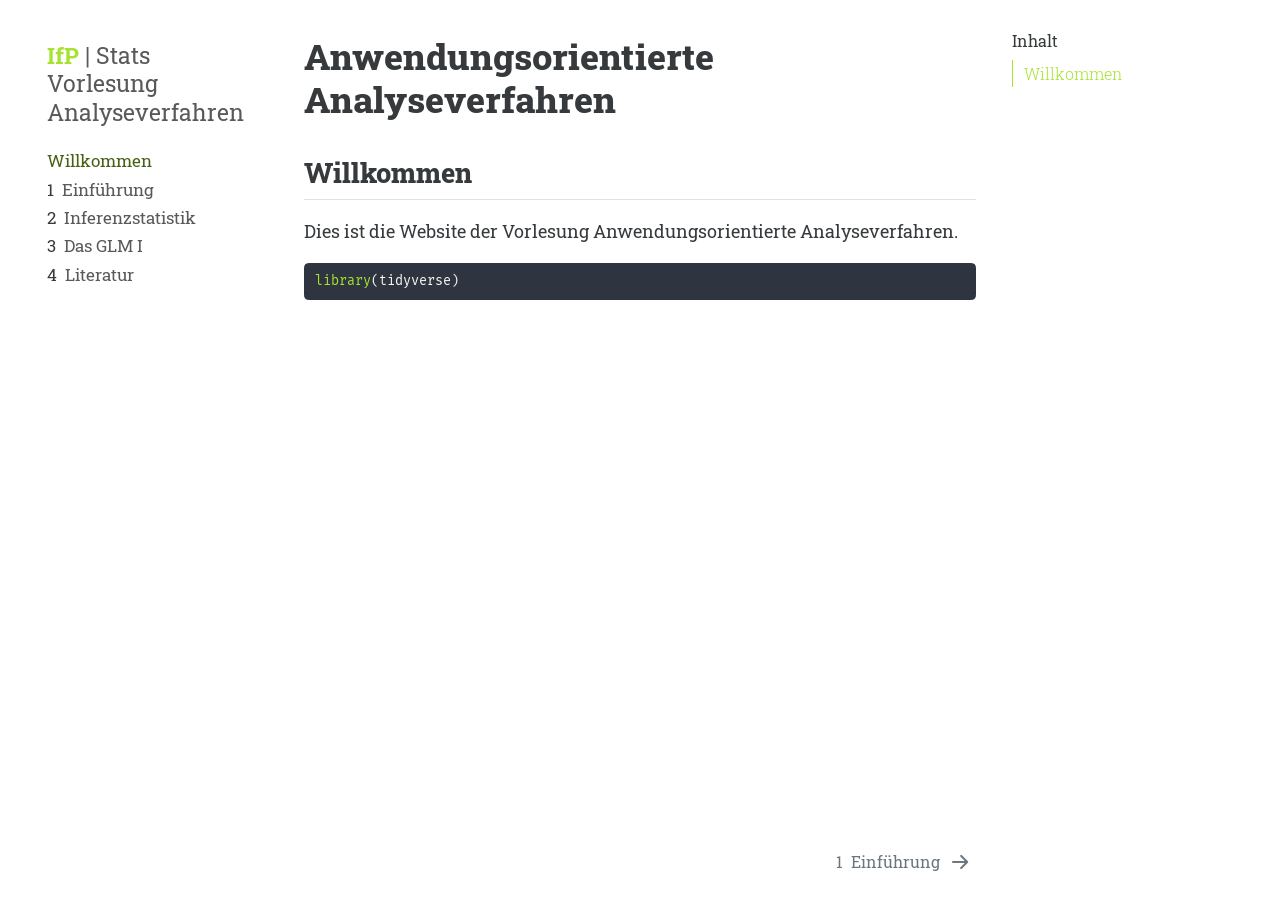
<file: index.html>
<!DOCTYPE html>
<html xmlns="http://www.w3.org/1999/xhtml" lang="en" xml:lang="en"><head>

<meta charset="utf-8">
<meta name="generator" content="quarto-1.2.335">

<meta name="viewport" content="width=device-width, initial-scale=1.0, user-scalable=yes">


<title>Anwendungsorientierte Analyseverfahren</title>
<style>
code{white-space: pre-wrap;}
span.smallcaps{font-variant: small-caps;}
div.columns{display: flex; gap: min(4vw, 1.5em);}
div.column{flex: auto; overflow-x: auto;}
div.hanging-indent{margin-left: 1.5em; text-indent: -1.5em;}
ul.task-list{list-style: none;}
ul.task-list li input[type="checkbox"] {
  width: 0.8em;
  margin: 0 0.8em 0.2em -1.6em;
  vertical-align: middle;
}
pre > code.sourceCode { white-space: pre; position: relative; }
pre > code.sourceCode > span { display: inline-block; line-height: 1.25; }
pre > code.sourceCode > span:empty { height: 1.2em; }
.sourceCode { overflow: visible; }
code.sourceCode > span { color: inherit; text-decoration: inherit; }
div.sourceCode { margin: 1em 0; }
pre.sourceCode { margin: 0; }
@media screen {
div.sourceCode { overflow: auto; }
}
@media print {
pre > code.sourceCode { white-space: pre-wrap; }
pre > code.sourceCode > span { text-indent: -5em; padding-left: 5em; }
}
pre.numberSource code
  { counter-reset: source-line 0; }
pre.numberSource code > span
  { position: relative; left: -4em; counter-increment: source-line; }
pre.numberSource code > span > a:first-child::before
  { content: counter(source-line);
    position: relative; left: -1em; text-align: right; vertical-align: baseline;
    border: none; display: inline-block;
    -webkit-touch-callout: none; -webkit-user-select: none;
    -khtml-user-select: none; -moz-user-select: none;
    -ms-user-select: none; user-select: none;
    padding: 0 4px; width: 4em;
    color: #aaaaaa;
  }
pre.numberSource { margin-left: 3em; border-left: 1px solid #aaaaaa;  padding-left: 4px; }
div.sourceCode
  {   }
@media screen {
pre > code.sourceCode > span > a:first-child::before { text-decoration: underline; }
}
code span.al { color: #ff0000; font-weight: bold; } /* Alert */
code span.an { color: #60a0b0; font-weight: bold; font-style: italic; } /* Annotation */
code span.at { color: #7d9029; } /* Attribute */
code span.bn { color: #40a070; } /* BaseN */
code span.bu { color: #008000; } /* BuiltIn */
code span.cf { color: #007020; font-weight: bold; } /* ControlFlow */
code span.ch { color: #4070a0; } /* Char */
code span.cn { color: #880000; } /* Constant */
code span.co { color: #60a0b0; font-style: italic; } /* Comment */
code span.cv { color: #60a0b0; font-weight: bold; font-style: italic; } /* CommentVar */
code span.do { color: #ba2121; font-style: italic; } /* Documentation */
code span.dt { color: #902000; } /* DataType */
code span.dv { color: #40a070; } /* DecVal */
code span.er { color: #ff0000; font-weight: bold; } /* Error */
code span.ex { } /* Extension */
code span.fl { color: #40a070; } /* Float */
code span.fu { color: #06287e; } /* Function */
code span.im { color: #008000; font-weight: bold; } /* Import */
code span.in { color: #60a0b0; font-weight: bold; font-style: italic; } /* Information */
code span.kw { color: #007020; font-weight: bold; } /* Keyword */
code span.op { color: #666666; } /* Operator */
code span.ot { color: #007020; } /* Other */
code span.pp { color: #bc7a00; } /* Preprocessor */
code span.sc { color: #4070a0; } /* SpecialChar */
code span.ss { color: #bb6688; } /* SpecialString */
code span.st { color: #4070a0; } /* String */
code span.va { color: #19177c; } /* Variable */
code span.vs { color: #4070a0; } /* VerbatimString */
code span.wa { color: #60a0b0; font-weight: bold; font-style: italic; } /* Warning */
</style>


<script src="site_libs/quarto-nav/quarto-nav.js"></script>
<script src="site_libs/quarto-nav/headroom.min.js"></script>
<script src="site_libs/clipboard/clipboard.min.js"></script>
<script src="site_libs/quarto-search/autocomplete.umd.js"></script>
<script src="site_libs/quarto-search/fuse.min.js"></script>
<script src="site_libs/quarto-search/quarto-search.js"></script>
<meta name="quarto:offset" content="./">
<link href="./intro.html" rel="next">
<script src="site_libs/quarto-html/quarto.js"></script>
<script src="site_libs/quarto-html/popper.min.js"></script>
<script src="site_libs/quarto-html/tippy.umd.min.js"></script>
<script src="site_libs/quarto-html/anchor.min.js"></script>
<link href="site_libs/quarto-html/tippy.css" rel="stylesheet">
<link href="site_libs/quarto-html/quarto-syntax-highlighting.css" rel="stylesheet" id="quarto-text-highlighting-styles">
<script src="site_libs/bootstrap/bootstrap.min.js"></script>
<link href="site_libs/bootstrap/bootstrap-icons.css" rel="stylesheet">
<link href="site_libs/bootstrap/bootstrap.min.css" rel="stylesheet" id="quarto-bootstrap" data-mode="light">
<script id="quarto-search-options" type="application/json">{
  "location": "sidebar",
  "copy-button": false,
  "collapse-after": 3,
  "panel-placement": "start",
  "type": "textbox",
  "limit": 20,
  "language": {
    "search-no-results-text": "No results",
    "search-matching-documents-text": "matching documents",
    "search-copy-link-title": "Copy link to search",
    "search-hide-matches-text": "Hide additional matches",
    "search-more-match-text": "more match in this document",
    "search-more-matches-text": "more matches in this document",
    "search-clear-button-title": "Clear",
    "search-detached-cancel-button-title": "Cancel",
    "search-submit-button-title": "Submit"
  }
}</script>


</head>

<body class="nav-sidebar floating">

<div id="quarto-search-results"></div>
  <header id="quarto-header" class="headroom fixed-top">
  <nav class="quarto-secondary-nav" data-bs-toggle="collapse" data-bs-target="#quarto-sidebar" aria-controls="quarto-sidebar" aria-expanded="false" aria-label="Toggle sidebar navigation" onclick="if (window.quartoToggleHeadroom) { window.quartoToggleHeadroom(); }">
    <div class="container-fluid d-flex justify-content-between">
      <h1 class="quarto-secondary-nav-title">Anwendungsorientierte Analyseverfahren</h1>
      <button type="button" class="quarto-btn-toggle btn" aria-label="Show secondary navigation">
        <i class="bi bi-chevron-right"></i>
      </button>
    </div>
  </nav>
</header>
<!-- content -->
<div id="quarto-content" class="quarto-container page-columns page-rows-contents page-layout-article">
<!-- sidebar -->
  <nav id="quarto-sidebar" class="sidebar collapse sidebar-navigation floating overflow-auto">
    <div class="pt-lg-2 mt-2 text-left sidebar-header">
    <div class="sidebar-title mb-0 py-0">
      <a href="./"><strong>IfP</strong> | Stats <br>Vorlesung Analyseverfahren</a> 
    </div>
      </div>
    <div class="sidebar-menu-container"> 
    <ul class="list-unstyled mt-1">
        <li class="sidebar-item">
  <div class="sidebar-item-container"> 
  <a href="./index.html" class="sidebar-item-text sidebar-link active">Willkommen</a>
  </div>
</li>
        <li class="sidebar-item">
  <div class="sidebar-item-container"> 
  <a href="./intro.html" class="sidebar-item-text sidebar-link"><span class="chapter-number">1</span>&nbsp; <span class="chapter-title">Einführung</span></a>
  </div>
</li>
        <li class="sidebar-item">
  <div class="sidebar-item-container"> 
  <a href="./inferenzstatistik.html" class="sidebar-item-text sidebar-link"><span class="chapter-number">2</span>&nbsp; <span class="chapter-title">Inferenzstatistik</span></a>
  </div>
</li>
        <li class="sidebar-item">
  <div class="sidebar-item-container"> 
  <a href="./glm-I.html" class="sidebar-item-text sidebar-link"><span class="chapter-number">3</span>&nbsp; <span class="chapter-title">Das GLM I</span></a>
  </div>
</li>
        <li class="sidebar-item">
  <div class="sidebar-item-container"> 
  <a href="./literatur.html" class="sidebar-item-text sidebar-link"><span class="chapter-number">4</span>&nbsp; <span class="chapter-title">Literatur</span></a>
  </div>
</li>
    </ul>
    </div>
</nav>
<!-- margin-sidebar -->
    <div id="quarto-margin-sidebar" class="sidebar margin-sidebar">
        <nav id="TOC" role="doc-toc" class="toc-active">
    <h2 id="toc-title">Inhalt</h2>
   
  <ul>
  <li><a href="#willkommen" id="toc-willkommen" class="nav-link active" data-scroll-target="#willkommen">Willkommen</a></li>
  </ul>
</nav>
    </div>
<!-- main -->
<main class="content" id="quarto-document-content">

<header id="title-block-header">
<h1 class="title d-none d-lg-block display-7">Anwendungsorientierte Analyseverfahren</h1>

</header>

<section id="willkommen" class="level2 unnumbered">
<h2 class="unnumbered anchored" data-anchor-id="willkommen">Willkommen</h2>
<p>Dies ist die Website der Vorlesung Anwendungsorientierte Analyseverfahren.</p>
<div class="cell">
<div class="sourceCode cell-code" id="cb1"><pre class="sourceCode r code-with-copy"><code class="sourceCode r"><span id="cb1-1"><a href="#cb1-1" aria-hidden="true" tabindex="-1"></a><span class="fu">library</span>(tidyverse)</span></code><button title="Copy to Clipboard" class="code-copy-button"><i class="bi"></i></button></pre></div>
</div>


</section>

</main> <!-- /main -->
<script id="quarto-html-after-body" type="application/javascript">
window.document.addEventListener("DOMContentLoaded", function (event) {
  const toggleBodyColorMode = (bsSheetEl) => {
    const mode = bsSheetEl.getAttribute("data-mode");
    const bodyEl = window.document.querySelector("body");
    if (mode === "dark") {
      bodyEl.classList.add("quarto-dark");
      bodyEl.classList.remove("quarto-light");
    } else {
      bodyEl.classList.add("quarto-light");
      bodyEl.classList.remove("quarto-dark");
    }
  }
  const toggleBodyColorPrimary = () => {
    const bsSheetEl = window.document.querySelector("link#quarto-bootstrap");
    if (bsSheetEl) {
      toggleBodyColorMode(bsSheetEl);
    }
  }
  toggleBodyColorPrimary();  
  const icon = "";
  const anchorJS = new window.AnchorJS();
  anchorJS.options = {
    placement: 'right',
    icon: icon
  };
  anchorJS.add('.anchored');
  const clipboard = new window.ClipboardJS('.code-copy-button', {
    target: function(trigger) {
      return trigger.previousElementSibling;
    }
  });
  clipboard.on('success', function(e) {
    // button target
    const button = e.trigger;
    // don't keep focus
    button.blur();
    // flash "checked"
    button.classList.add('code-copy-button-checked');
    var currentTitle = button.getAttribute("title");
    button.setAttribute("title", "Copied!");
    let tooltip;
    if (window.bootstrap) {
      button.setAttribute("data-bs-toggle", "tooltip");
      button.setAttribute("data-bs-placement", "left");
      button.setAttribute("data-bs-title", "Copied!");
      tooltip = new bootstrap.Tooltip(button, 
        { trigger: "manual", 
          customClass: "code-copy-button-tooltip",
          offset: [0, -8]});
      tooltip.show();    
    }
    setTimeout(function() {
      if (tooltip) {
        tooltip.hide();
        button.removeAttribute("data-bs-title");
        button.removeAttribute("data-bs-toggle");
        button.removeAttribute("data-bs-placement");
      }
      button.setAttribute("title", currentTitle);
      button.classList.remove('code-copy-button-checked');
    }, 1000);
    // clear code selection
    e.clearSelection();
  });
  function tippyHover(el, contentFn) {
    const config = {
      allowHTML: true,
      content: contentFn,
      maxWidth: 500,
      delay: 100,
      arrow: false,
      appendTo: function(el) {
          return el.parentElement;
      },
      interactive: true,
      interactiveBorder: 10,
      theme: 'quarto',
      placement: 'bottom-start'
    };
    window.tippy(el, config); 
  }
  const noterefs = window.document.querySelectorAll('a[role="doc-noteref"]');
  for (var i=0; i<noterefs.length; i++) {
    const ref = noterefs[i];
    tippyHover(ref, function() {
      // use id or data attribute instead here
      let href = ref.getAttribute('data-footnote-href') || ref.getAttribute('href');
      try { href = new URL(href).hash; } catch {}
      const id = href.replace(/^#\/?/, "");
      const note = window.document.getElementById(id);
      return note.innerHTML;
    });
  }
  const findCites = (el) => {
    const parentEl = el.parentElement;
    if (parentEl) {
      const cites = parentEl.dataset.cites;
      if (cites) {
        return {
          el,
          cites: cites.split(' ')
        };
      } else {
        return findCites(el.parentElement)
      }
    } else {
      return undefined;
    }
  };
  var bibliorefs = window.document.querySelectorAll('a[role="doc-biblioref"]');
  for (var i=0; i<bibliorefs.length; i++) {
    const ref = bibliorefs[i];
    const citeInfo = findCites(ref);
    if (citeInfo) {
      tippyHover(citeInfo.el, function() {
        var popup = window.document.createElement('div');
        citeInfo.cites.forEach(function(cite) {
          var citeDiv = window.document.createElement('div');
          citeDiv.classList.add('hanging-indent');
          citeDiv.classList.add('csl-entry');
          var biblioDiv = window.document.getElementById('ref-' + cite);
          if (biblioDiv) {
            citeDiv.innerHTML = biblioDiv.innerHTML;
          }
          popup.appendChild(citeDiv);
        });
        return popup.innerHTML;
      });
    }
  }
});
</script>
<nav class="page-navigation">
  <div class="nav-page nav-page-previous">
  </div>
  <div class="nav-page nav-page-next">
      <a href="./intro.html" class="pagination-link">
        <span class="nav-page-text"><span class="chapter-number">1</span>&nbsp; <span class="chapter-title">Einführung</span></span> <i class="bi bi-arrow-right-short"></i>
      </a>
  </div>
</nav>
</div> <!-- /content -->



</body></html>
</file>
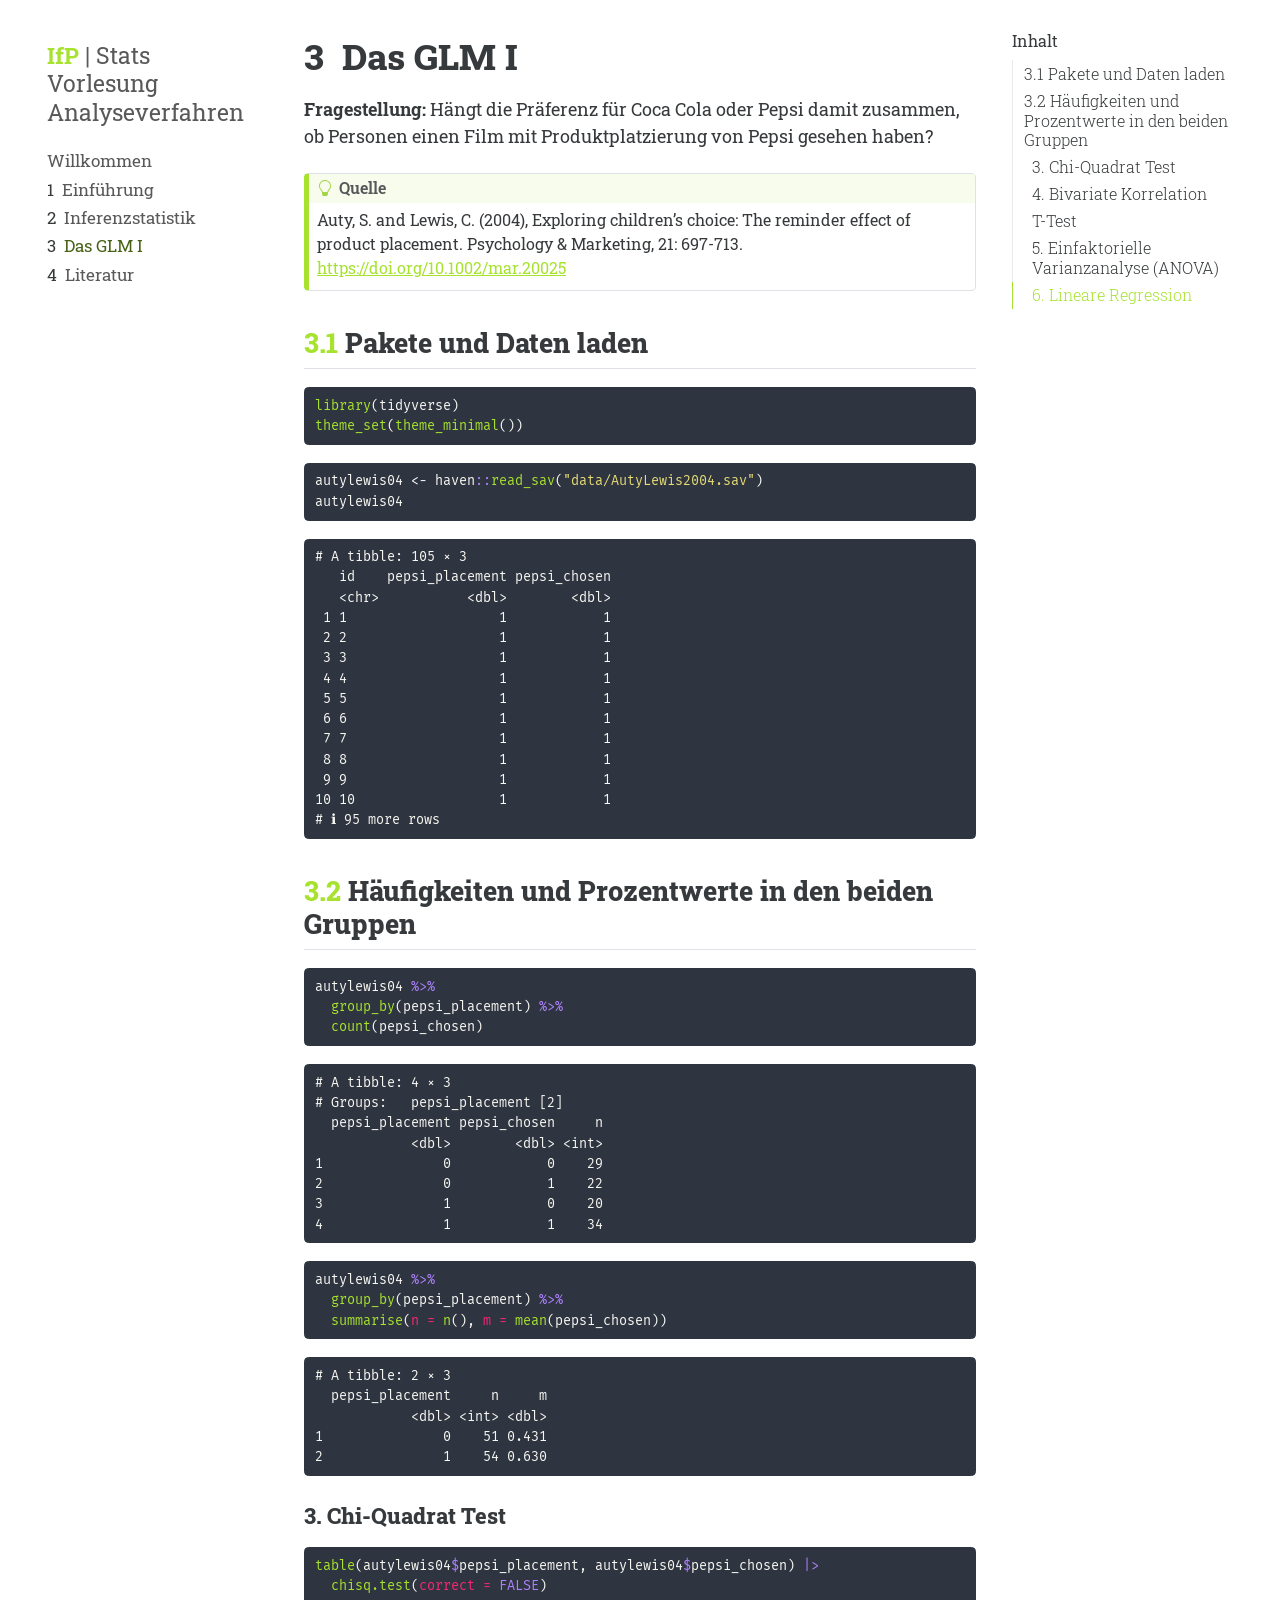
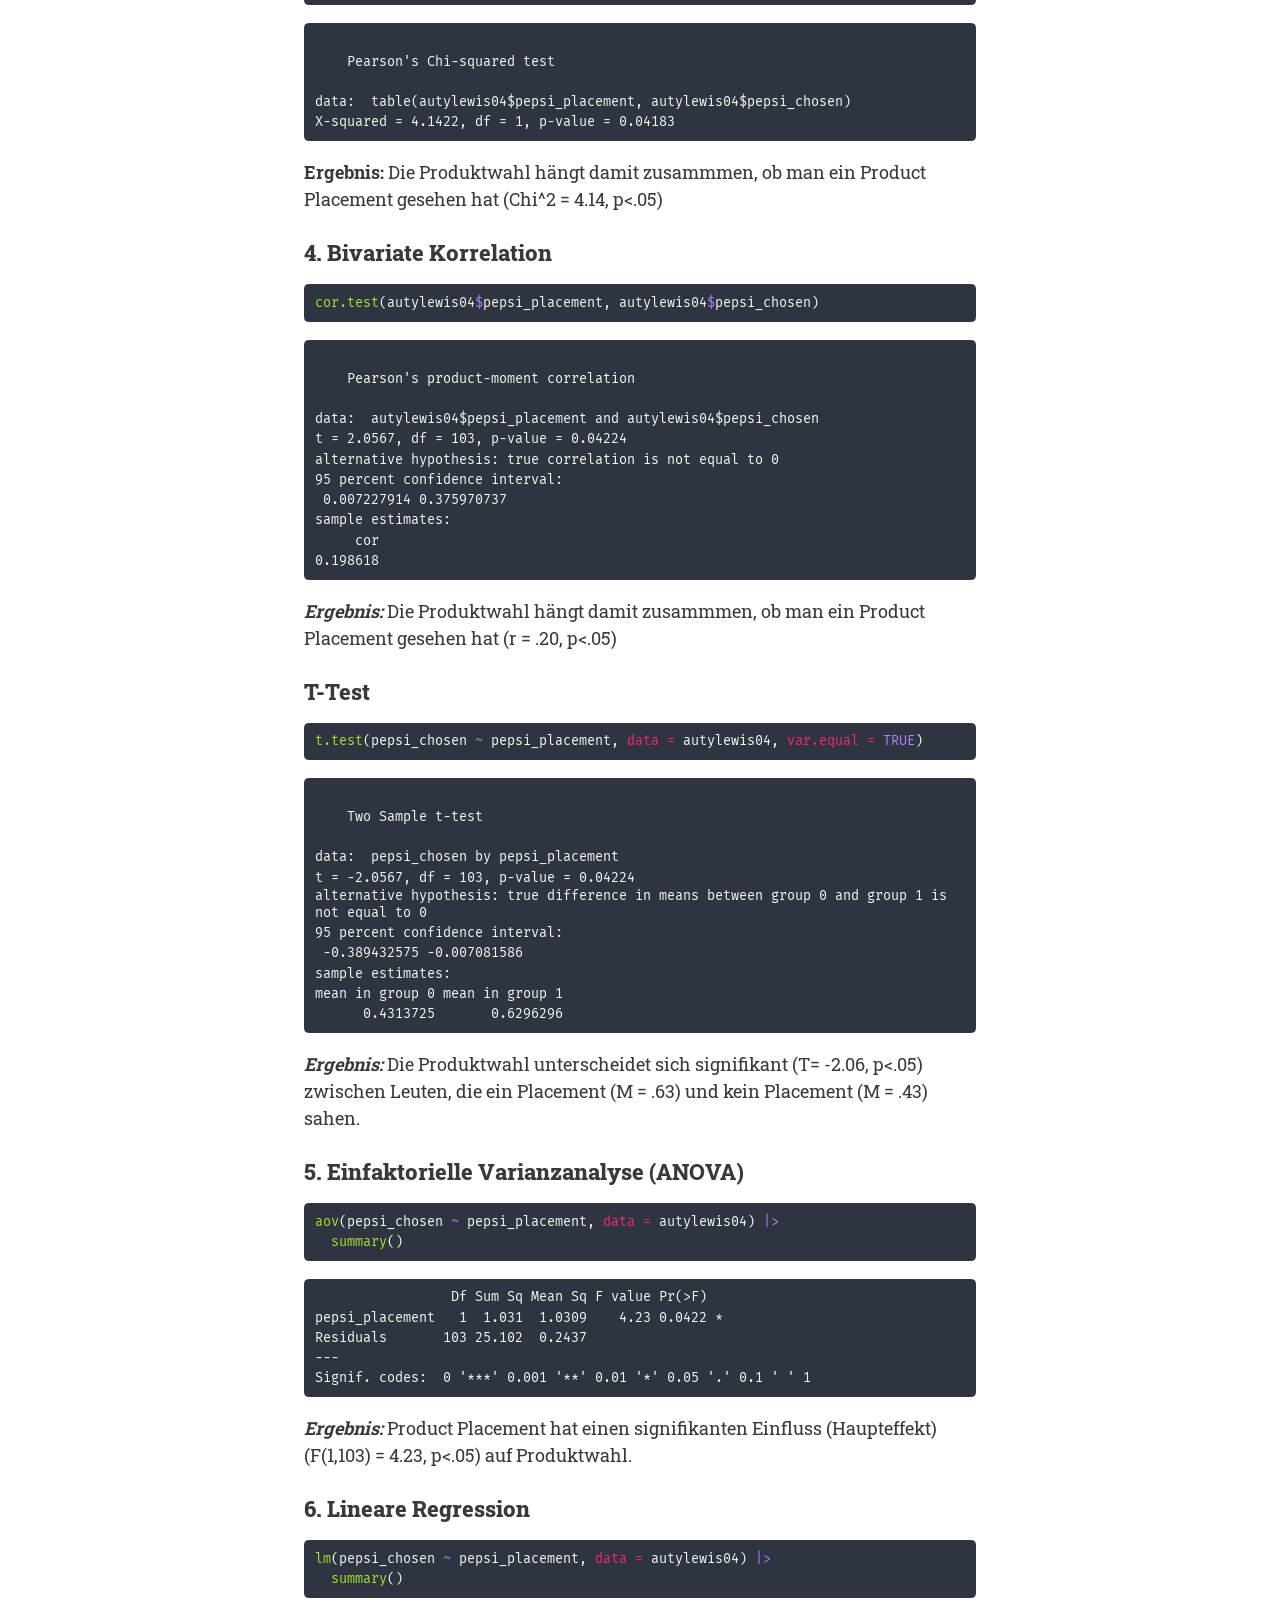
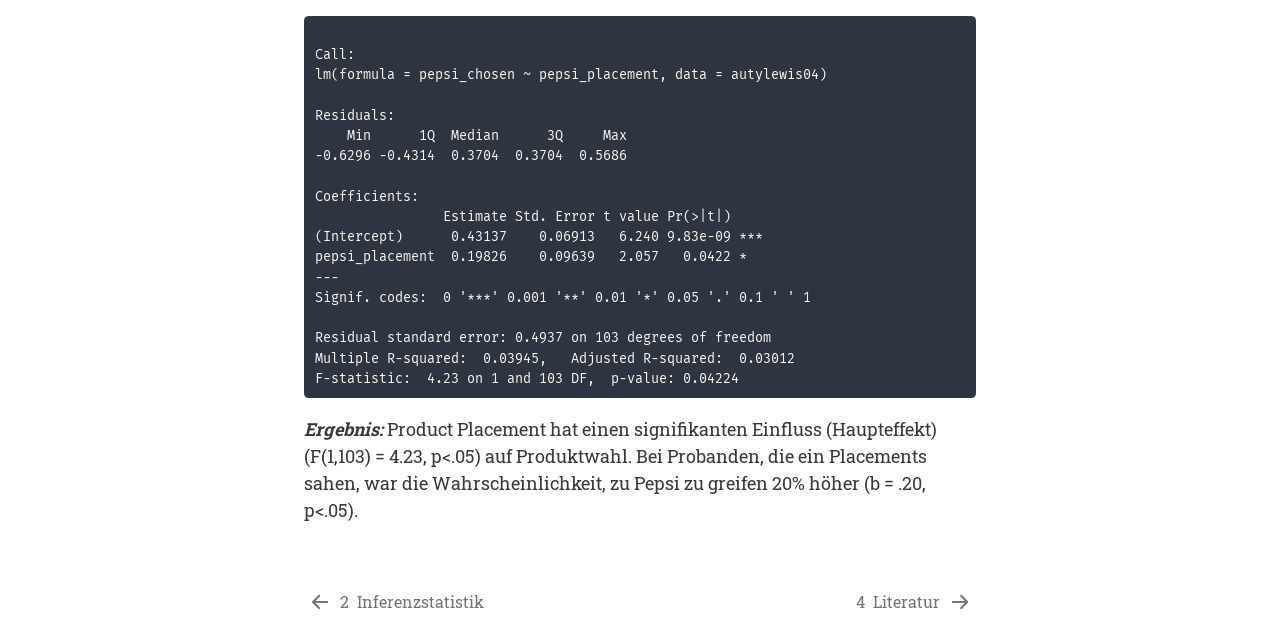
<file: glm-I.html>
<!DOCTYPE html>
<html xmlns="http://www.w3.org/1999/xhtml" lang="en" xml:lang="en"><head>

<meta charset="utf-8">
<meta name="generator" content="quarto-1.2.335">

<meta name="viewport" content="width=device-width, initial-scale=1.0, user-scalable=yes">


<title>Anwendungsorientierte Analyseverfahren - 3&nbsp; Das GLM I</title>
<style>
code{white-space: pre-wrap;}
span.smallcaps{font-variant: small-caps;}
div.columns{display: flex; gap: min(4vw, 1.5em);}
div.column{flex: auto; overflow-x: auto;}
div.hanging-indent{margin-left: 1.5em; text-indent: -1.5em;}
ul.task-list{list-style: none;}
ul.task-list li input[type="checkbox"] {
  width: 0.8em;
  margin: 0 0.8em 0.2em -1.6em;
  vertical-align: middle;
}
pre > code.sourceCode { white-space: pre; position: relative; }
pre > code.sourceCode > span { display: inline-block; line-height: 1.25; }
pre > code.sourceCode > span:empty { height: 1.2em; }
.sourceCode { overflow: visible; }
code.sourceCode > span { color: inherit; text-decoration: inherit; }
div.sourceCode { margin: 1em 0; }
pre.sourceCode { margin: 0; }
@media screen {
div.sourceCode { overflow: auto; }
}
@media print {
pre > code.sourceCode { white-space: pre-wrap; }
pre > code.sourceCode > span { text-indent: -5em; padding-left: 5em; }
}
pre.numberSource code
  { counter-reset: source-line 0; }
pre.numberSource code > span
  { position: relative; left: -4em; counter-increment: source-line; }
pre.numberSource code > span > a:first-child::before
  { content: counter(source-line);
    position: relative; left: -1em; text-align: right; vertical-align: baseline;
    border: none; display: inline-block;
    -webkit-touch-callout: none; -webkit-user-select: none;
    -khtml-user-select: none; -moz-user-select: none;
    -ms-user-select: none; user-select: none;
    padding: 0 4px; width: 4em;
    color: #aaaaaa;
  }
pre.numberSource { margin-left: 3em; border-left: 1px solid #aaaaaa;  padding-left: 4px; }
div.sourceCode
  {   }
@media screen {
pre > code.sourceCode > span > a:first-child::before { text-decoration: underline; }
}
code span.al { color: #ff0000; font-weight: bold; } /* Alert */
code span.an { color: #60a0b0; font-weight: bold; font-style: italic; } /* Annotation */
code span.at { color: #7d9029; } /* Attribute */
code span.bn { color: #40a070; } /* BaseN */
code span.bu { color: #008000; } /* BuiltIn */
code span.cf { color: #007020; font-weight: bold; } /* ControlFlow */
code span.ch { color: #4070a0; } /* Char */
code span.cn { color: #880000; } /* Constant */
code span.co { color: #60a0b0; font-style: italic; } /* Comment */
code span.cv { color: #60a0b0; font-weight: bold; font-style: italic; } /* CommentVar */
code span.do { color: #ba2121; font-style: italic; } /* Documentation */
code span.dt { color: #902000; } /* DataType */
code span.dv { color: #40a070; } /* DecVal */
code span.er { color: #ff0000; font-weight: bold; } /* Error */
code span.ex { } /* Extension */
code span.fl { color: #40a070; } /* Float */
code span.fu { color: #06287e; } /* Function */
code span.im { color: #008000; font-weight: bold; } /* Import */
code span.in { color: #60a0b0; font-weight: bold; font-style: italic; } /* Information */
code span.kw { color: #007020; font-weight: bold; } /* Keyword */
code span.op { color: #666666; } /* Operator */
code span.ot { color: #007020; } /* Other */
code span.pp { color: #bc7a00; } /* Preprocessor */
code span.sc { color: #4070a0; } /* SpecialChar */
code span.ss { color: #bb6688; } /* SpecialString */
code span.st { color: #4070a0; } /* String */
code span.va { color: #19177c; } /* Variable */
code span.vs { color: #4070a0; } /* VerbatimString */
code span.wa { color: #60a0b0; font-weight: bold; font-style: italic; } /* Warning */
</style>


<script src="site_libs/quarto-nav/quarto-nav.js"></script>
<script src="site_libs/quarto-nav/headroom.min.js"></script>
<script src="site_libs/clipboard/clipboard.min.js"></script>
<script src="site_libs/quarto-search/autocomplete.umd.js"></script>
<script src="site_libs/quarto-search/fuse.min.js"></script>
<script src="site_libs/quarto-search/quarto-search.js"></script>
<meta name="quarto:offset" content="./">
<link href="./literatur.html" rel="next">
<link href="./inferenzstatistik.html" rel="prev">
<script src="site_libs/quarto-html/quarto.js"></script>
<script src="site_libs/quarto-html/popper.min.js"></script>
<script src="site_libs/quarto-html/tippy.umd.min.js"></script>
<script src="site_libs/quarto-html/anchor.min.js"></script>
<link href="site_libs/quarto-html/tippy.css" rel="stylesheet">
<link href="site_libs/quarto-html/quarto-syntax-highlighting.css" rel="stylesheet" id="quarto-text-highlighting-styles">
<script src="site_libs/bootstrap/bootstrap.min.js"></script>
<link href="site_libs/bootstrap/bootstrap-icons.css" rel="stylesheet">
<link href="site_libs/bootstrap/bootstrap.min.css" rel="stylesheet" id="quarto-bootstrap" data-mode="light">
<script id="quarto-search-options" type="application/json">{
  "location": "sidebar",
  "copy-button": false,
  "collapse-after": 3,
  "panel-placement": "start",
  "type": "textbox",
  "limit": 20,
  "language": {
    "search-no-results-text": "No results",
    "search-matching-documents-text": "matching documents",
    "search-copy-link-title": "Copy link to search",
    "search-hide-matches-text": "Hide additional matches",
    "search-more-match-text": "more match in this document",
    "search-more-matches-text": "more matches in this document",
    "search-clear-button-title": "Clear",
    "search-detached-cancel-button-title": "Cancel",
    "search-submit-button-title": "Submit"
  }
}</script>


</head>

<body class="nav-sidebar floating">

<div id="quarto-search-results"></div>
  <header id="quarto-header" class="headroom fixed-top">
  <nav class="quarto-secondary-nav" data-bs-toggle="collapse" data-bs-target="#quarto-sidebar" aria-controls="quarto-sidebar" aria-expanded="false" aria-label="Toggle sidebar navigation" onclick="if (window.quartoToggleHeadroom) { window.quartoToggleHeadroom(); }">
    <div class="container-fluid d-flex justify-content-between">
      <h1 class="quarto-secondary-nav-title"><span class="chapter-number">3</span>&nbsp; <span class="chapter-title">Das GLM I</span></h1>
      <button type="button" class="quarto-btn-toggle btn" aria-label="Show secondary navigation">
        <i class="bi bi-chevron-right"></i>
      </button>
    </div>
  </nav>
</header>
<!-- content -->
<div id="quarto-content" class="quarto-container page-columns page-rows-contents page-layout-article">
<!-- sidebar -->
  <nav id="quarto-sidebar" class="sidebar collapse sidebar-navigation floating overflow-auto">
    <div class="pt-lg-2 mt-2 text-left sidebar-header">
    <div class="sidebar-title mb-0 py-0">
      <a href="./"><strong>IfP</strong> | Stats <br>Vorlesung Analyseverfahren</a> 
    </div>
      </div>
    <div class="sidebar-menu-container"> 
    <ul class="list-unstyled mt-1">
        <li class="sidebar-item">
  <div class="sidebar-item-container"> 
  <a href="./index.html" class="sidebar-item-text sidebar-link">Willkommen</a>
  </div>
</li>
        <li class="sidebar-item">
  <div class="sidebar-item-container"> 
  <a href="./intro.html" class="sidebar-item-text sidebar-link"><span class="chapter-number">1</span>&nbsp; <span class="chapter-title">Einführung</span></a>
  </div>
</li>
        <li class="sidebar-item">
  <div class="sidebar-item-container"> 
  <a href="./inferenzstatistik.html" class="sidebar-item-text sidebar-link"><span class="chapter-number">2</span>&nbsp; <span class="chapter-title">Inferenzstatistik</span></a>
  </div>
</li>
        <li class="sidebar-item">
  <div class="sidebar-item-container"> 
  <a href="./glm-I.html" class="sidebar-item-text sidebar-link active"><span class="chapter-number">3</span>&nbsp; <span class="chapter-title">Das GLM I</span></a>
  </div>
</li>
        <li class="sidebar-item">
  <div class="sidebar-item-container"> 
  <a href="./literatur.html" class="sidebar-item-text sidebar-link"><span class="chapter-number">4</span>&nbsp; <span class="chapter-title">Literatur</span></a>
  </div>
</li>
    </ul>
    </div>
</nav>
<!-- margin-sidebar -->
    <div id="quarto-margin-sidebar" class="sidebar margin-sidebar">
        <nav id="TOC" role="doc-toc" class="toc-active">
    <h2 id="toc-title">Inhalt</h2>
   
  <ul>
  <li><a href="#pakete-und-daten-laden" id="toc-pakete-und-daten-laden" class="nav-link active" data-scroll-target="#pakete-und-daten-laden"><span class="toc-section-number">3.1</span>  Pakete und Daten laden</a></li>
  <li><a href="#häufigkeiten-und-prozentwerte-in-den-beiden-gruppen" id="toc-häufigkeiten-und-prozentwerte-in-den-beiden-gruppen" class="nav-link" data-scroll-target="#häufigkeiten-und-prozentwerte-in-den-beiden-gruppen"><span class="toc-section-number">3.2</span>  Häufigkeiten und Prozentwerte in den beiden Gruppen</a>
  <ul class="collapse">
  <li><a href="#chi-quadrat-test" id="toc-chi-quadrat-test" class="nav-link" data-scroll-target="#chi-quadrat-test">3. Chi-Quadrat Test</a></li>
  <li><a href="#bivariate-korrelation" id="toc-bivariate-korrelation" class="nav-link" data-scroll-target="#bivariate-korrelation">4. Bivariate Korrelation</a></li>
  <li><a href="#t-test" id="toc-t-test" class="nav-link" data-scroll-target="#t-test">T-Test</a></li>
  <li><a href="#einfaktorielle-varianzanalyse-anova" id="toc-einfaktorielle-varianzanalyse-anova" class="nav-link" data-scroll-target="#einfaktorielle-varianzanalyse-anova">5. Einfaktorielle Varianzanalyse (ANOVA)</a></li>
  <li><a href="#lineare-regression" id="toc-lineare-regression" class="nav-link" data-scroll-target="#lineare-regression">6. Lineare Regression</a></li>
  </ul></li>
  </ul>
</nav>
    </div>
<!-- main -->
<main class="content" id="quarto-document-content">

<header id="title-block-header">
<h1 class="title d-none d-lg-block display-7"><span class="chapter-number">3</span>&nbsp; <span class="chapter-title">Das GLM I</span></h1>

</header>

<p><strong>Fragestellung:</strong> Hängt die Präferenz für Coca Cola oder Pepsi damit zusammen, ob Personen einen Film mit Produktplatzierung von Pepsi gesehen haben?</p>
<div class="callout-tip callout callout-style-default callout-captioned">
<div class="callout-header d-flex align-content-center">
<div class="callout-icon-container">
<i class="callout-icon"></i>
</div>
<div class="callout-caption-container flex-fill">
Quelle
</div>
</div>
<div class="callout-body-container callout-body">
<p>Auty, S. and Lewis, C. (2004), Exploring children’s choice: The reminder effect of product placement. Psychology &amp; Marketing, 21: 697-713. <a href="https://doi.org/10.1002/mar.20025" class="uri">https://doi.org/10.1002/mar.20025</a></p>
</div>
</div>
<section id="pakete-und-daten-laden" class="level2" data-number="3.1">
<h2 data-number="3.1" class="anchored" data-anchor-id="pakete-und-daten-laden"><span class="header-section-number">3.1</span> Pakete und Daten laden</h2>
<div class="cell">
<div class="sourceCode cell-code" id="cb1"><pre class="sourceCode r code-with-copy"><code class="sourceCode r"><span id="cb1-1"><a href="#cb1-1" aria-hidden="true" tabindex="-1"></a><span class="fu">library</span>(tidyverse)</span>
<span id="cb1-2"><a href="#cb1-2" aria-hidden="true" tabindex="-1"></a><span class="fu">theme_set</span>(<span class="fu">theme_minimal</span>())</span></code><button title="Copy to Clipboard" class="code-copy-button"><i class="bi"></i></button></pre></div>
</div>
<div class="cell">
<div class="sourceCode cell-code" id="cb2"><pre class="sourceCode r code-with-copy"><code class="sourceCode r"><span id="cb2-1"><a href="#cb2-1" aria-hidden="true" tabindex="-1"></a>autylewis04 <span class="ot">&lt;-</span> haven<span class="sc">::</span><span class="fu">read_sav</span>(<span class="st">"data/AutyLewis2004.sav"</span>)</span>
<span id="cb2-2"><a href="#cb2-2" aria-hidden="true" tabindex="-1"></a>autylewis04</span></code><button title="Copy to Clipboard" class="code-copy-button"><i class="bi"></i></button></pre></div>
<div class="cell-output cell-output-stdout">
<div class="sourceCode" id="cb3"><pre class="sourceCode txt code-with-copy"><code class="sourceCode default"><span id="cb3-1"><a href="#cb3-1" aria-hidden="true" tabindex="-1"></a># A tibble: 105 × 3</span>
<span id="cb3-2"><a href="#cb3-2" aria-hidden="true" tabindex="-1"></a>   id    pepsi_placement pepsi_chosen</span>
<span id="cb3-3"><a href="#cb3-3" aria-hidden="true" tabindex="-1"></a>   &lt;chr&gt;           &lt;dbl&gt;        &lt;dbl&gt;</span>
<span id="cb3-4"><a href="#cb3-4" aria-hidden="true" tabindex="-1"></a> 1 1                   1            1</span>
<span id="cb3-5"><a href="#cb3-5" aria-hidden="true" tabindex="-1"></a> 2 2                   1            1</span>
<span id="cb3-6"><a href="#cb3-6" aria-hidden="true" tabindex="-1"></a> 3 3                   1            1</span>
<span id="cb3-7"><a href="#cb3-7" aria-hidden="true" tabindex="-1"></a> 4 4                   1            1</span>
<span id="cb3-8"><a href="#cb3-8" aria-hidden="true" tabindex="-1"></a> 5 5                   1            1</span>
<span id="cb3-9"><a href="#cb3-9" aria-hidden="true" tabindex="-1"></a> 6 6                   1            1</span>
<span id="cb3-10"><a href="#cb3-10" aria-hidden="true" tabindex="-1"></a> 7 7                   1            1</span>
<span id="cb3-11"><a href="#cb3-11" aria-hidden="true" tabindex="-1"></a> 8 8                   1            1</span>
<span id="cb3-12"><a href="#cb3-12" aria-hidden="true" tabindex="-1"></a> 9 9                   1            1</span>
<span id="cb3-13"><a href="#cb3-13" aria-hidden="true" tabindex="-1"></a>10 10                  1            1</span>
<span id="cb3-14"><a href="#cb3-14" aria-hidden="true" tabindex="-1"></a># ℹ 95 more rows</span></code><button title="Copy to Clipboard" class="code-copy-button"><i class="bi"></i></button></pre></div>
</div>
</div>
</section>
<section id="häufigkeiten-und-prozentwerte-in-den-beiden-gruppen" class="level2" data-number="3.2">
<h2 data-number="3.2" class="anchored" data-anchor-id="häufigkeiten-und-prozentwerte-in-den-beiden-gruppen"><span class="header-section-number">3.2</span> Häufigkeiten und Prozentwerte in den beiden Gruppen</h2>
<div class="cell">
<div class="sourceCode cell-code" id="cb4"><pre class="sourceCode r code-with-copy"><code class="sourceCode r"><span id="cb4-1"><a href="#cb4-1" aria-hidden="true" tabindex="-1"></a>autylewis04 <span class="sc">%&gt;%</span></span>
<span id="cb4-2"><a href="#cb4-2" aria-hidden="true" tabindex="-1"></a>  <span class="fu">group_by</span>(pepsi_placement) <span class="sc">%&gt;%</span></span>
<span id="cb4-3"><a href="#cb4-3" aria-hidden="true" tabindex="-1"></a>  <span class="fu">count</span>(pepsi_chosen)</span></code><button title="Copy to Clipboard" class="code-copy-button"><i class="bi"></i></button></pre></div>
<div class="cell-output cell-output-stdout">
<div class="sourceCode" id="cb5"><pre class="sourceCode txt code-with-copy"><code class="sourceCode default"><span id="cb5-1"><a href="#cb5-1" aria-hidden="true" tabindex="-1"></a># A tibble: 4 × 3</span>
<span id="cb5-2"><a href="#cb5-2" aria-hidden="true" tabindex="-1"></a># Groups:   pepsi_placement [2]</span>
<span id="cb5-3"><a href="#cb5-3" aria-hidden="true" tabindex="-1"></a>  pepsi_placement pepsi_chosen     n</span>
<span id="cb5-4"><a href="#cb5-4" aria-hidden="true" tabindex="-1"></a>            &lt;dbl&gt;        &lt;dbl&gt; &lt;int&gt;</span>
<span id="cb5-5"><a href="#cb5-5" aria-hidden="true" tabindex="-1"></a>1               0            0    29</span>
<span id="cb5-6"><a href="#cb5-6" aria-hidden="true" tabindex="-1"></a>2               0            1    22</span>
<span id="cb5-7"><a href="#cb5-7" aria-hidden="true" tabindex="-1"></a>3               1            0    20</span>
<span id="cb5-8"><a href="#cb5-8" aria-hidden="true" tabindex="-1"></a>4               1            1    34</span></code><button title="Copy to Clipboard" class="code-copy-button"><i class="bi"></i></button></pre></div>
</div>
<div class="sourceCode cell-code" id="cb6"><pre class="sourceCode r code-with-copy"><code class="sourceCode r"><span id="cb6-1"><a href="#cb6-1" aria-hidden="true" tabindex="-1"></a>autylewis04 <span class="sc">%&gt;%</span></span>
<span id="cb6-2"><a href="#cb6-2" aria-hidden="true" tabindex="-1"></a>  <span class="fu">group_by</span>(pepsi_placement) <span class="sc">%&gt;%</span></span>
<span id="cb6-3"><a href="#cb6-3" aria-hidden="true" tabindex="-1"></a>  <span class="fu">summarise</span>(<span class="at">n =</span> <span class="fu">n</span>(), <span class="at">m =</span> <span class="fu">mean</span>(pepsi_chosen))</span></code><button title="Copy to Clipboard" class="code-copy-button"><i class="bi"></i></button></pre></div>
<div class="cell-output cell-output-stdout">
<div class="sourceCode" id="cb7"><pre class="sourceCode txt code-with-copy"><code class="sourceCode default"><span id="cb7-1"><a href="#cb7-1" aria-hidden="true" tabindex="-1"></a># A tibble: 2 × 3</span>
<span id="cb7-2"><a href="#cb7-2" aria-hidden="true" tabindex="-1"></a>  pepsi_placement     n     m</span>
<span id="cb7-3"><a href="#cb7-3" aria-hidden="true" tabindex="-1"></a>            &lt;dbl&gt; &lt;int&gt; &lt;dbl&gt;</span>
<span id="cb7-4"><a href="#cb7-4" aria-hidden="true" tabindex="-1"></a>1               0    51 0.431</span>
<span id="cb7-5"><a href="#cb7-5" aria-hidden="true" tabindex="-1"></a>2               1    54 0.630</span></code><button title="Copy to Clipboard" class="code-copy-button"><i class="bi"></i></button></pre></div>
</div>
</div>
<section id="chi-quadrat-test" class="level3">
<h3 class="anchored" data-anchor-id="chi-quadrat-test">3. Chi-Quadrat Test</h3>
<div class="cell">
<div class="sourceCode cell-code" id="cb8"><pre class="sourceCode r code-with-copy"><code class="sourceCode r"><span id="cb8-1"><a href="#cb8-1" aria-hidden="true" tabindex="-1"></a><span class="fu">table</span>(autylewis04<span class="sc">$</span>pepsi_placement, autylewis04<span class="sc">$</span>pepsi_chosen) <span class="sc">|&gt;</span></span>
<span id="cb8-2"><a href="#cb8-2" aria-hidden="true" tabindex="-1"></a>  <span class="fu">chisq.test</span>(<span class="at">correct =</span> <span class="cn">FALSE</span>)</span></code><button title="Copy to Clipboard" class="code-copy-button"><i class="bi"></i></button></pre></div>
<div class="cell-output cell-output-stdout">
<div class="sourceCode" id="cb9"><pre class="sourceCode txt code-with-copy"><code class="sourceCode default"><span id="cb9-1"><a href="#cb9-1" aria-hidden="true" tabindex="-1"></a></span>
<span id="cb9-2"><a href="#cb9-2" aria-hidden="true" tabindex="-1"></a>    Pearson's Chi-squared test</span>
<span id="cb9-3"><a href="#cb9-3" aria-hidden="true" tabindex="-1"></a></span>
<span id="cb9-4"><a href="#cb9-4" aria-hidden="true" tabindex="-1"></a>data:  table(autylewis04$pepsi_placement, autylewis04$pepsi_chosen)</span>
<span id="cb9-5"><a href="#cb9-5" aria-hidden="true" tabindex="-1"></a>X-squared = 4.1422, df = 1, p-value = 0.04183</span></code><button title="Copy to Clipboard" class="code-copy-button"><i class="bi"></i></button></pre></div>
</div>
</div>
<p><strong>Ergebnis:</strong> Die Produktwahl hängt damit zusammmen, ob man ein Product Placement gesehen hat (Chi^2 = 4.14, p&lt;.05)</p>
</section>
<section id="bivariate-korrelation" class="level3">
<h3 class="anchored" data-anchor-id="bivariate-korrelation">4. Bivariate Korrelation</h3>
<div class="cell">
<div class="sourceCode cell-code" id="cb10"><pre class="sourceCode r code-with-copy"><code class="sourceCode r"><span id="cb10-1"><a href="#cb10-1" aria-hidden="true" tabindex="-1"></a><span class="fu">cor.test</span>(autylewis04<span class="sc">$</span>pepsi_placement, autylewis04<span class="sc">$</span>pepsi_chosen)</span></code><button title="Copy to Clipboard" class="code-copy-button"><i class="bi"></i></button></pre></div>
<div class="cell-output cell-output-stdout">
<div class="sourceCode" id="cb11"><pre class="sourceCode txt code-with-copy"><code class="sourceCode default"><span id="cb11-1"><a href="#cb11-1" aria-hidden="true" tabindex="-1"></a></span>
<span id="cb11-2"><a href="#cb11-2" aria-hidden="true" tabindex="-1"></a>    Pearson's product-moment correlation</span>
<span id="cb11-3"><a href="#cb11-3" aria-hidden="true" tabindex="-1"></a></span>
<span id="cb11-4"><a href="#cb11-4" aria-hidden="true" tabindex="-1"></a>data:  autylewis04$pepsi_placement and autylewis04$pepsi_chosen</span>
<span id="cb11-5"><a href="#cb11-5" aria-hidden="true" tabindex="-1"></a>t = 2.0567, df = 103, p-value = 0.04224</span>
<span id="cb11-6"><a href="#cb11-6" aria-hidden="true" tabindex="-1"></a>alternative hypothesis: true correlation is not equal to 0</span>
<span id="cb11-7"><a href="#cb11-7" aria-hidden="true" tabindex="-1"></a>95 percent confidence interval:</span>
<span id="cb11-8"><a href="#cb11-8" aria-hidden="true" tabindex="-1"></a> 0.007227914 0.375970737</span>
<span id="cb11-9"><a href="#cb11-9" aria-hidden="true" tabindex="-1"></a>sample estimates:</span>
<span id="cb11-10"><a href="#cb11-10" aria-hidden="true" tabindex="-1"></a>     cor </span>
<span id="cb11-11"><a href="#cb11-11" aria-hidden="true" tabindex="-1"></a>0.198618 </span></code><button title="Copy to Clipboard" class="code-copy-button"><i class="bi"></i></button></pre></div>
</div>
</div>
<p><strong><em>Ergebnis:</em></strong> Die Produktwahl hängt damit zusammmen, ob man ein Product Placement gesehen hat (r = .20, p&lt;.05)</p>
</section>
<section id="t-test" class="level3">
<h3 class="anchored" data-anchor-id="t-test">T-Test</h3>
<div class="cell">
<div class="sourceCode cell-code" id="cb12"><pre class="sourceCode r code-with-copy"><code class="sourceCode r"><span id="cb12-1"><a href="#cb12-1" aria-hidden="true" tabindex="-1"></a><span class="fu">t.test</span>(pepsi_chosen <span class="sc">~</span> pepsi_placement, <span class="at">data =</span> autylewis04, <span class="at">var.equal =</span> <span class="cn">TRUE</span>)</span></code><button title="Copy to Clipboard" class="code-copy-button"><i class="bi"></i></button></pre></div>
<div class="cell-output cell-output-stdout">
<div class="sourceCode" id="cb13"><pre class="sourceCode txt code-with-copy"><code class="sourceCode default"><span id="cb13-1"><a href="#cb13-1" aria-hidden="true" tabindex="-1"></a></span>
<span id="cb13-2"><a href="#cb13-2" aria-hidden="true" tabindex="-1"></a>    Two Sample t-test</span>
<span id="cb13-3"><a href="#cb13-3" aria-hidden="true" tabindex="-1"></a></span>
<span id="cb13-4"><a href="#cb13-4" aria-hidden="true" tabindex="-1"></a>data:  pepsi_chosen by pepsi_placement</span>
<span id="cb13-5"><a href="#cb13-5" aria-hidden="true" tabindex="-1"></a>t = -2.0567, df = 103, p-value = 0.04224</span>
<span id="cb13-6"><a href="#cb13-6" aria-hidden="true" tabindex="-1"></a>alternative hypothesis: true difference in means between group 0 and group 1 is not equal to 0</span>
<span id="cb13-7"><a href="#cb13-7" aria-hidden="true" tabindex="-1"></a>95 percent confidence interval:</span>
<span id="cb13-8"><a href="#cb13-8" aria-hidden="true" tabindex="-1"></a> -0.389432575 -0.007081586</span>
<span id="cb13-9"><a href="#cb13-9" aria-hidden="true" tabindex="-1"></a>sample estimates:</span>
<span id="cb13-10"><a href="#cb13-10" aria-hidden="true" tabindex="-1"></a>mean in group 0 mean in group 1 </span>
<span id="cb13-11"><a href="#cb13-11" aria-hidden="true" tabindex="-1"></a>      0.4313725       0.6296296 </span></code><button title="Copy to Clipboard" class="code-copy-button"><i class="bi"></i></button></pre></div>
</div>
</div>
<p><strong><em>Ergebnis:</em></strong> Die Produktwahl unterscheidet sich signifikant (T= -2.06, p&lt;.05) zwischen Leuten, die ein Placement (M = .63) und kein Placement (M = .43) sahen.</p>
</section>
<section id="einfaktorielle-varianzanalyse-anova" class="level3">
<h3 class="anchored" data-anchor-id="einfaktorielle-varianzanalyse-anova">5. Einfaktorielle Varianzanalyse (ANOVA)</h3>
<div class="cell">
<div class="sourceCode cell-code" id="cb14"><pre class="sourceCode r code-with-copy"><code class="sourceCode r"><span id="cb14-1"><a href="#cb14-1" aria-hidden="true" tabindex="-1"></a><span class="fu">aov</span>(pepsi_chosen <span class="sc">~</span> pepsi_placement, <span class="at">data =</span> autylewis04) <span class="sc">|&gt;</span></span>
<span id="cb14-2"><a href="#cb14-2" aria-hidden="true" tabindex="-1"></a>  <span class="fu">summary</span>()</span></code><button title="Copy to Clipboard" class="code-copy-button"><i class="bi"></i></button></pre></div>
<div class="cell-output cell-output-stdout">
<div class="sourceCode" id="cb15"><pre class="sourceCode txt code-with-copy"><code class="sourceCode default"><span id="cb15-1"><a href="#cb15-1" aria-hidden="true" tabindex="-1"></a>                 Df Sum Sq Mean Sq F value Pr(&gt;F)  </span>
<span id="cb15-2"><a href="#cb15-2" aria-hidden="true" tabindex="-1"></a>pepsi_placement   1  1.031  1.0309    4.23 0.0422 *</span>
<span id="cb15-3"><a href="#cb15-3" aria-hidden="true" tabindex="-1"></a>Residuals       103 25.102  0.2437                 </span>
<span id="cb15-4"><a href="#cb15-4" aria-hidden="true" tabindex="-1"></a>---</span>
<span id="cb15-5"><a href="#cb15-5" aria-hidden="true" tabindex="-1"></a>Signif. codes:  0 '***' 0.001 '**' 0.01 '*' 0.05 '.' 0.1 ' ' 1</span></code><button title="Copy to Clipboard" class="code-copy-button"><i class="bi"></i></button></pre></div>
</div>
</div>
<p><strong><em>Ergebnis:</em></strong> Product Placement hat einen signifikanten Einfluss (Haupteffekt) (F(1,103) = 4.23, p&lt;.05) auf Produktwahl.</p>
</section>
<section id="lineare-regression" class="level3">
<h3 class="anchored" data-anchor-id="lineare-regression">6. Lineare Regression</h3>
<div class="cell">
<div class="sourceCode cell-code" id="cb16"><pre class="sourceCode r code-with-copy"><code class="sourceCode r"><span id="cb16-1"><a href="#cb16-1" aria-hidden="true" tabindex="-1"></a><span class="fu">lm</span>(pepsi_chosen <span class="sc">~</span> pepsi_placement, <span class="at">data =</span> autylewis04) <span class="sc">|&gt;</span></span>
<span id="cb16-2"><a href="#cb16-2" aria-hidden="true" tabindex="-1"></a>  <span class="fu">summary</span>()</span></code><button title="Copy to Clipboard" class="code-copy-button"><i class="bi"></i></button></pre></div>
<div class="cell-output cell-output-stdout">
<div class="sourceCode" id="cb17"><pre class="sourceCode txt code-with-copy"><code class="sourceCode default"><span id="cb17-1"><a href="#cb17-1" aria-hidden="true" tabindex="-1"></a></span>
<span id="cb17-2"><a href="#cb17-2" aria-hidden="true" tabindex="-1"></a>Call:</span>
<span id="cb17-3"><a href="#cb17-3" aria-hidden="true" tabindex="-1"></a>lm(formula = pepsi_chosen ~ pepsi_placement, data = autylewis04)</span>
<span id="cb17-4"><a href="#cb17-4" aria-hidden="true" tabindex="-1"></a></span>
<span id="cb17-5"><a href="#cb17-5" aria-hidden="true" tabindex="-1"></a>Residuals:</span>
<span id="cb17-6"><a href="#cb17-6" aria-hidden="true" tabindex="-1"></a>    Min      1Q  Median      3Q     Max </span>
<span id="cb17-7"><a href="#cb17-7" aria-hidden="true" tabindex="-1"></a>-0.6296 -0.4314  0.3704  0.3704  0.5686 </span>
<span id="cb17-8"><a href="#cb17-8" aria-hidden="true" tabindex="-1"></a></span>
<span id="cb17-9"><a href="#cb17-9" aria-hidden="true" tabindex="-1"></a>Coefficients:</span>
<span id="cb17-10"><a href="#cb17-10" aria-hidden="true" tabindex="-1"></a>                Estimate Std. Error t value Pr(&gt;|t|)    </span>
<span id="cb17-11"><a href="#cb17-11" aria-hidden="true" tabindex="-1"></a>(Intercept)      0.43137    0.06913   6.240 9.83e-09 ***</span>
<span id="cb17-12"><a href="#cb17-12" aria-hidden="true" tabindex="-1"></a>pepsi_placement  0.19826    0.09639   2.057   0.0422 *  </span>
<span id="cb17-13"><a href="#cb17-13" aria-hidden="true" tabindex="-1"></a>---</span>
<span id="cb17-14"><a href="#cb17-14" aria-hidden="true" tabindex="-1"></a>Signif. codes:  0 '***' 0.001 '**' 0.01 '*' 0.05 '.' 0.1 ' ' 1</span>
<span id="cb17-15"><a href="#cb17-15" aria-hidden="true" tabindex="-1"></a></span>
<span id="cb17-16"><a href="#cb17-16" aria-hidden="true" tabindex="-1"></a>Residual standard error: 0.4937 on 103 degrees of freedom</span>
<span id="cb17-17"><a href="#cb17-17" aria-hidden="true" tabindex="-1"></a>Multiple R-squared:  0.03945,   Adjusted R-squared:  0.03012 </span>
<span id="cb17-18"><a href="#cb17-18" aria-hidden="true" tabindex="-1"></a>F-statistic:  4.23 on 1 and 103 DF,  p-value: 0.04224</span></code><button title="Copy to Clipboard" class="code-copy-button"><i class="bi"></i></button></pre></div>
</div>
</div>
<p><strong><em>Ergebnis:</em></strong> Product Placement hat einen signifikanten Einfluss (Haupteffekt) (F(1,103) = 4.23, p&lt;.05) auf Produktwahl. Bei Probanden, die ein Placements sahen, war die Wahrscheinlichkeit, zu Pepsi zu greifen 20% höher (b = .20, p&lt;.05).</p>


</section>
</section>

</main> <!-- /main -->
<script id="quarto-html-after-body" type="application/javascript">
window.document.addEventListener("DOMContentLoaded", function (event) {
  const toggleBodyColorMode = (bsSheetEl) => {
    const mode = bsSheetEl.getAttribute("data-mode");
    const bodyEl = window.document.querySelector("body");
    if (mode === "dark") {
      bodyEl.classList.add("quarto-dark");
      bodyEl.classList.remove("quarto-light");
    } else {
      bodyEl.classList.add("quarto-light");
      bodyEl.classList.remove("quarto-dark");
    }
  }
  const toggleBodyColorPrimary = () => {
    const bsSheetEl = window.document.querySelector("link#quarto-bootstrap");
    if (bsSheetEl) {
      toggleBodyColorMode(bsSheetEl);
    }
  }
  toggleBodyColorPrimary();  
  const icon = "";
  const anchorJS = new window.AnchorJS();
  anchorJS.options = {
    placement: 'right',
    icon: icon
  };
  anchorJS.add('.anchored');
  const clipboard = new window.ClipboardJS('.code-copy-button', {
    target: function(trigger) {
      return trigger.previousElementSibling;
    }
  });
  clipboard.on('success', function(e) {
    // button target
    const button = e.trigger;
    // don't keep focus
    button.blur();
    // flash "checked"
    button.classList.add('code-copy-button-checked');
    var currentTitle = button.getAttribute("title");
    button.setAttribute("title", "Copied!");
    let tooltip;
    if (window.bootstrap) {
      button.setAttribute("data-bs-toggle", "tooltip");
      button.setAttribute("data-bs-placement", "left");
      button.setAttribute("data-bs-title", "Copied!");
      tooltip = new bootstrap.Tooltip(button, 
        { trigger: "manual", 
          customClass: "code-copy-button-tooltip",
          offset: [0, -8]});
      tooltip.show();    
    }
    setTimeout(function() {
      if (tooltip) {
        tooltip.hide();
        button.removeAttribute("data-bs-title");
        button.removeAttribute("data-bs-toggle");
        button.removeAttribute("data-bs-placement");
      }
      button.setAttribute("title", currentTitle);
      button.classList.remove('code-copy-button-checked');
    }, 1000);
    // clear code selection
    e.clearSelection();
  });
  function tippyHover(el, contentFn) {
    const config = {
      allowHTML: true,
      content: contentFn,
      maxWidth: 500,
      delay: 100,
      arrow: false,
      appendTo: function(el) {
          return el.parentElement;
      },
      interactive: true,
      interactiveBorder: 10,
      theme: 'quarto',
      placement: 'bottom-start'
    };
    window.tippy(el, config); 
  }
  const noterefs = window.document.querySelectorAll('a[role="doc-noteref"]');
  for (var i=0; i<noterefs.length; i++) {
    const ref = noterefs[i];
    tippyHover(ref, function() {
      // use id or data attribute instead here
      let href = ref.getAttribute('data-footnote-href') || ref.getAttribute('href');
      try { href = new URL(href).hash; } catch {}
      const id = href.replace(/^#\/?/, "");
      const note = window.document.getElementById(id);
      return note.innerHTML;
    });
  }
  const findCites = (el) => {
    const parentEl = el.parentElement;
    if (parentEl) {
      const cites = parentEl.dataset.cites;
      if (cites) {
        return {
          el,
          cites: cites.split(' ')
        };
      } else {
        return findCites(el.parentElement)
      }
    } else {
      return undefined;
    }
  };
  var bibliorefs = window.document.querySelectorAll('a[role="doc-biblioref"]');
  for (var i=0; i<bibliorefs.length; i++) {
    const ref = bibliorefs[i];
    const citeInfo = findCites(ref);
    if (citeInfo) {
      tippyHover(citeInfo.el, function() {
        var popup = window.document.createElement('div');
        citeInfo.cites.forEach(function(cite) {
          var citeDiv = window.document.createElement('div');
          citeDiv.classList.add('hanging-indent');
          citeDiv.classList.add('csl-entry');
          var biblioDiv = window.document.getElementById('ref-' + cite);
          if (biblioDiv) {
            citeDiv.innerHTML = biblioDiv.innerHTML;
          }
          popup.appendChild(citeDiv);
        });
        return popup.innerHTML;
      });
    }
  }
});
</script>
<nav class="page-navigation">
  <div class="nav-page nav-page-previous">
      <a href="./inferenzstatistik.html" class="pagination-link">
        <i class="bi bi-arrow-left-short"></i> <span class="nav-page-text"><span class="chapter-number">2</span>&nbsp; <span class="chapter-title">Inferenzstatistik</span></span>
      </a>          
  </div>
  <div class="nav-page nav-page-next">
      <a href="./literatur.html" class="pagination-link">
        <span class="nav-page-text"><span class="chapter-number">4</span>&nbsp; <span class="chapter-title">Literatur</span></span> <i class="bi bi-arrow-right-short"></i>
      </a>
  </div>
</nav>
</div> <!-- /content -->



</body></html>
</file>
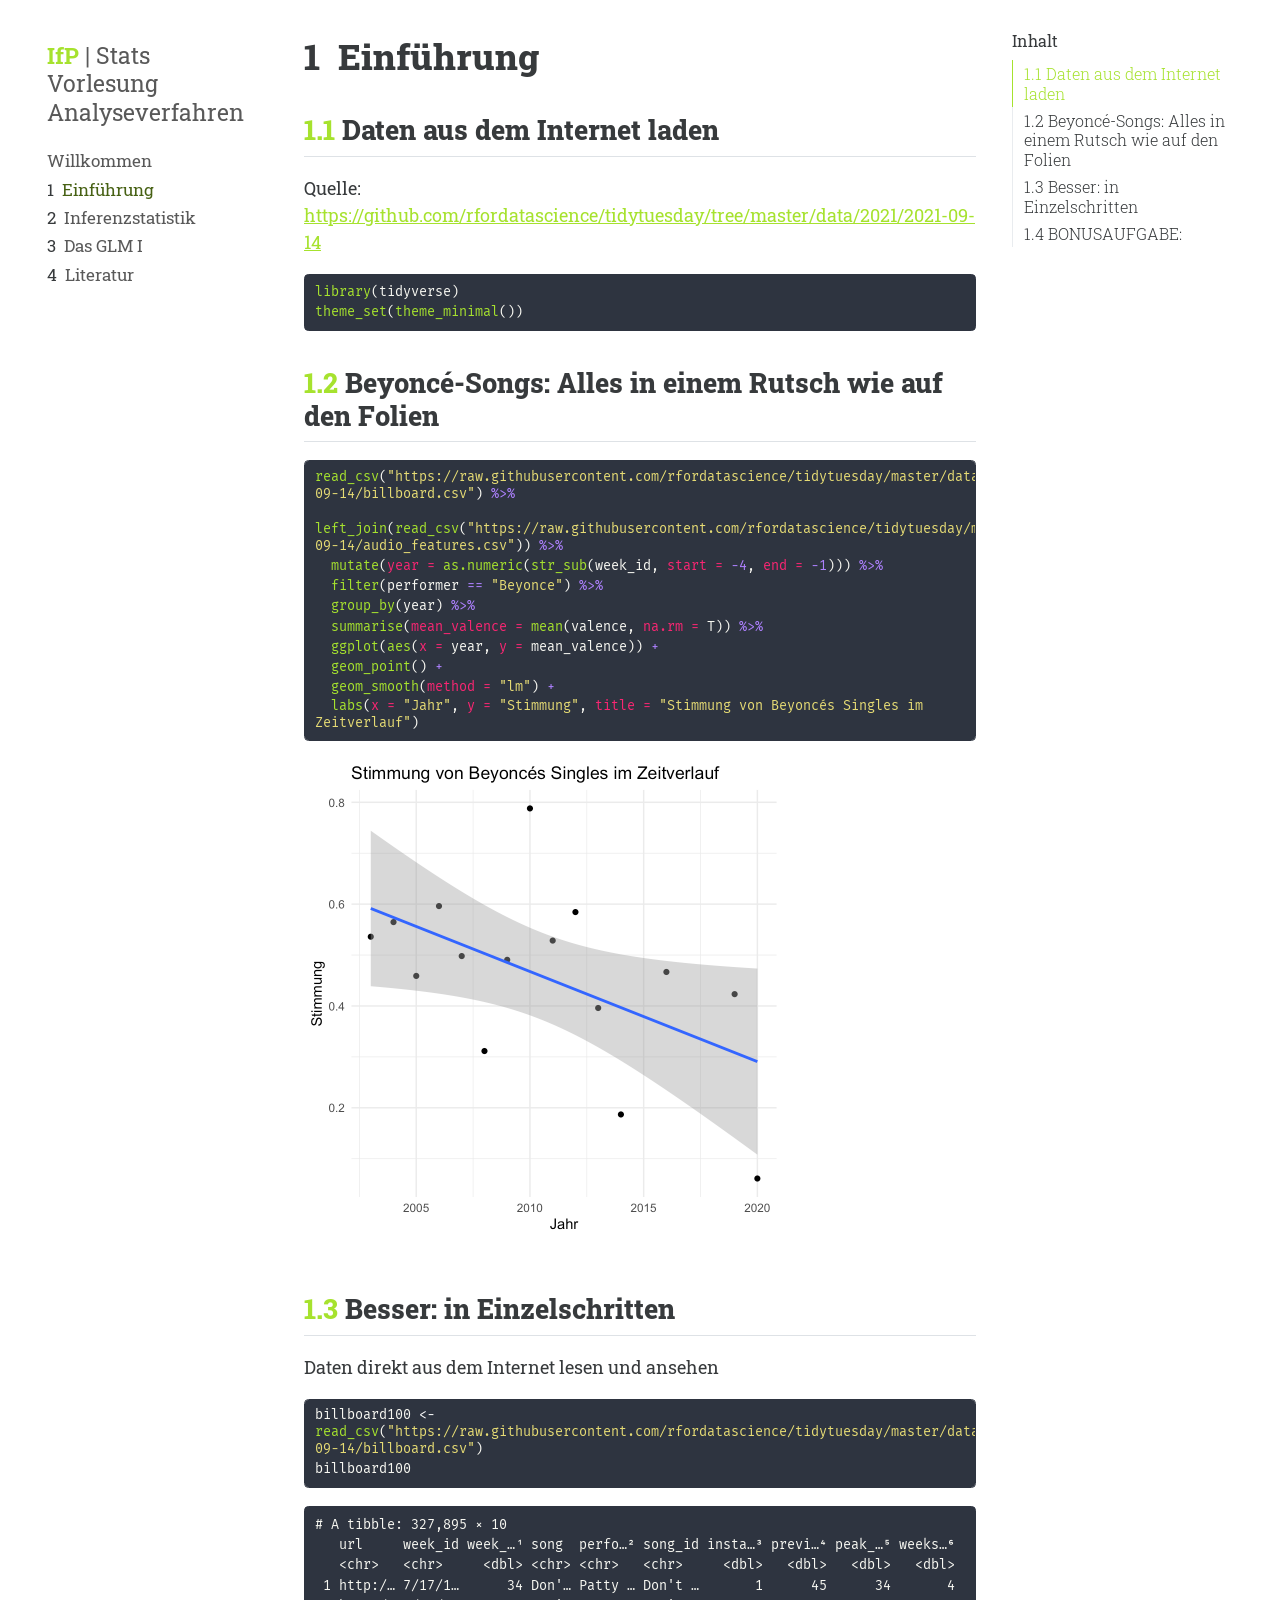
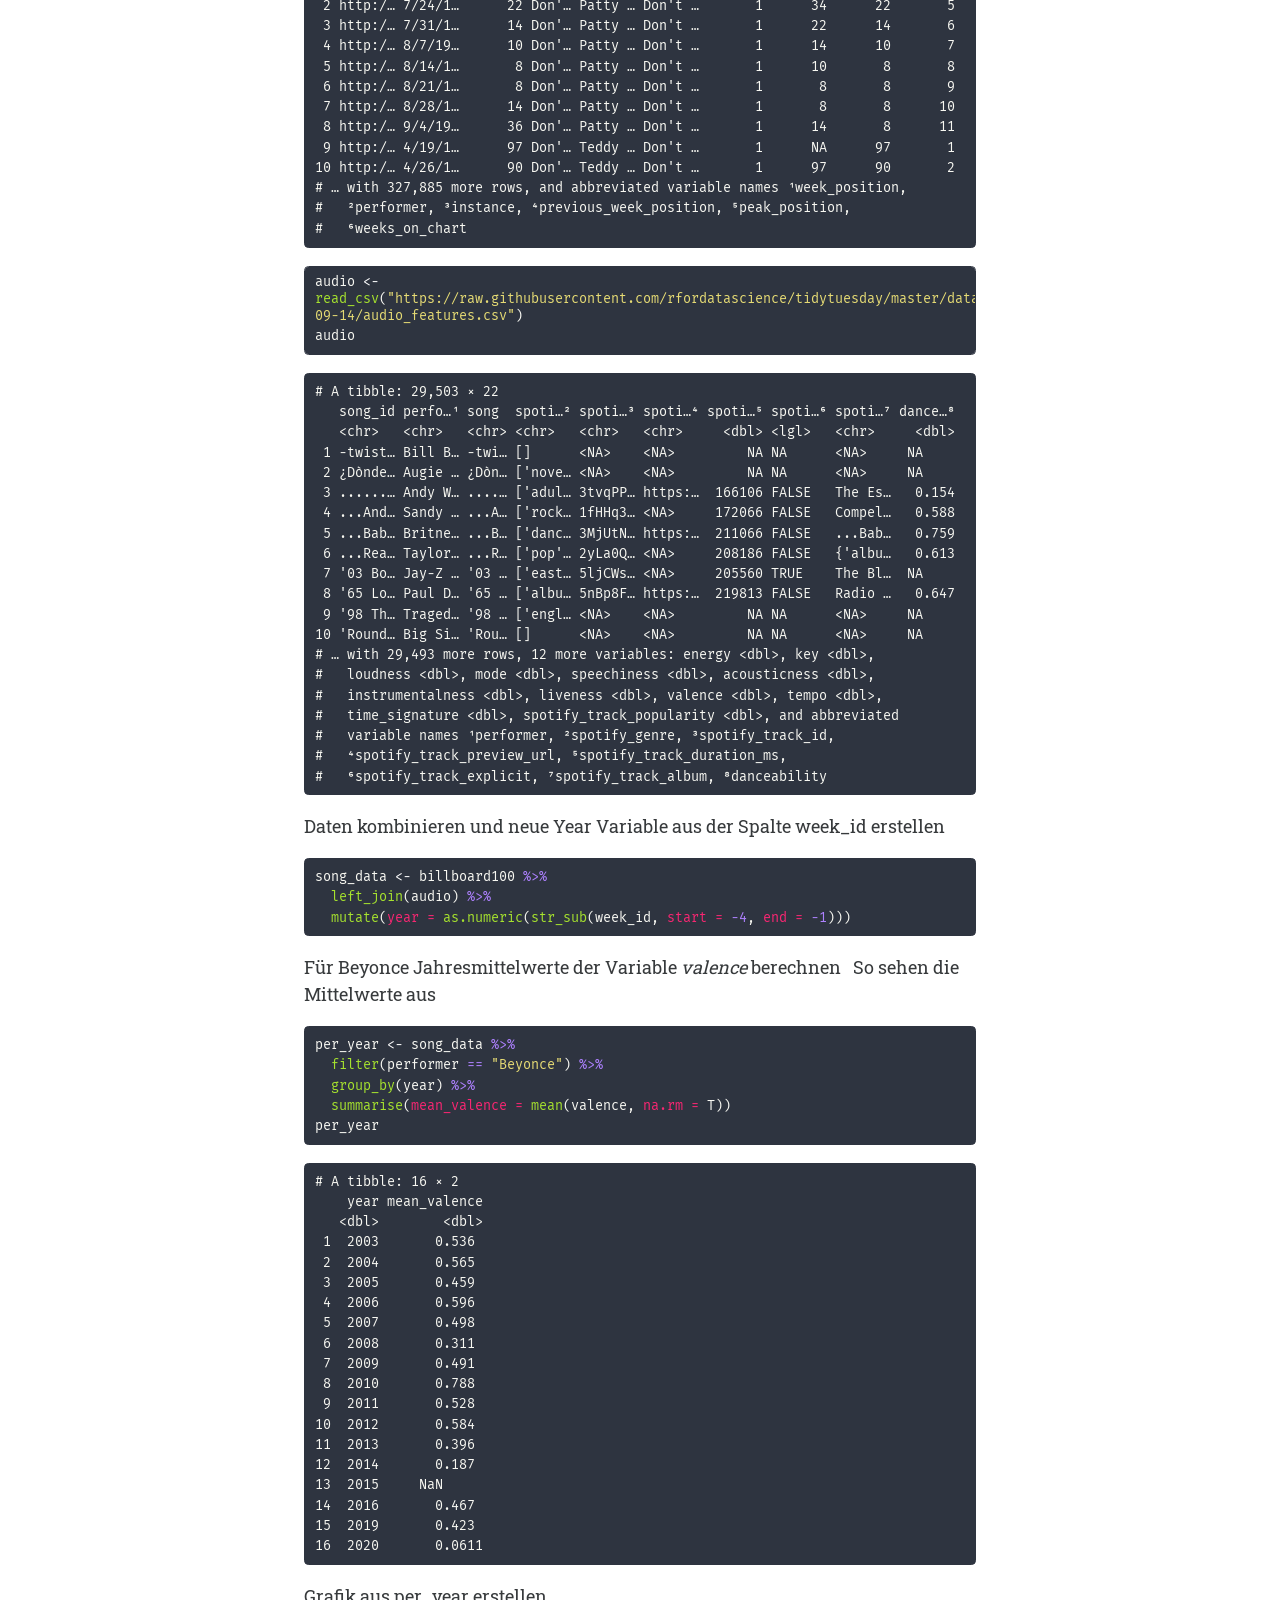
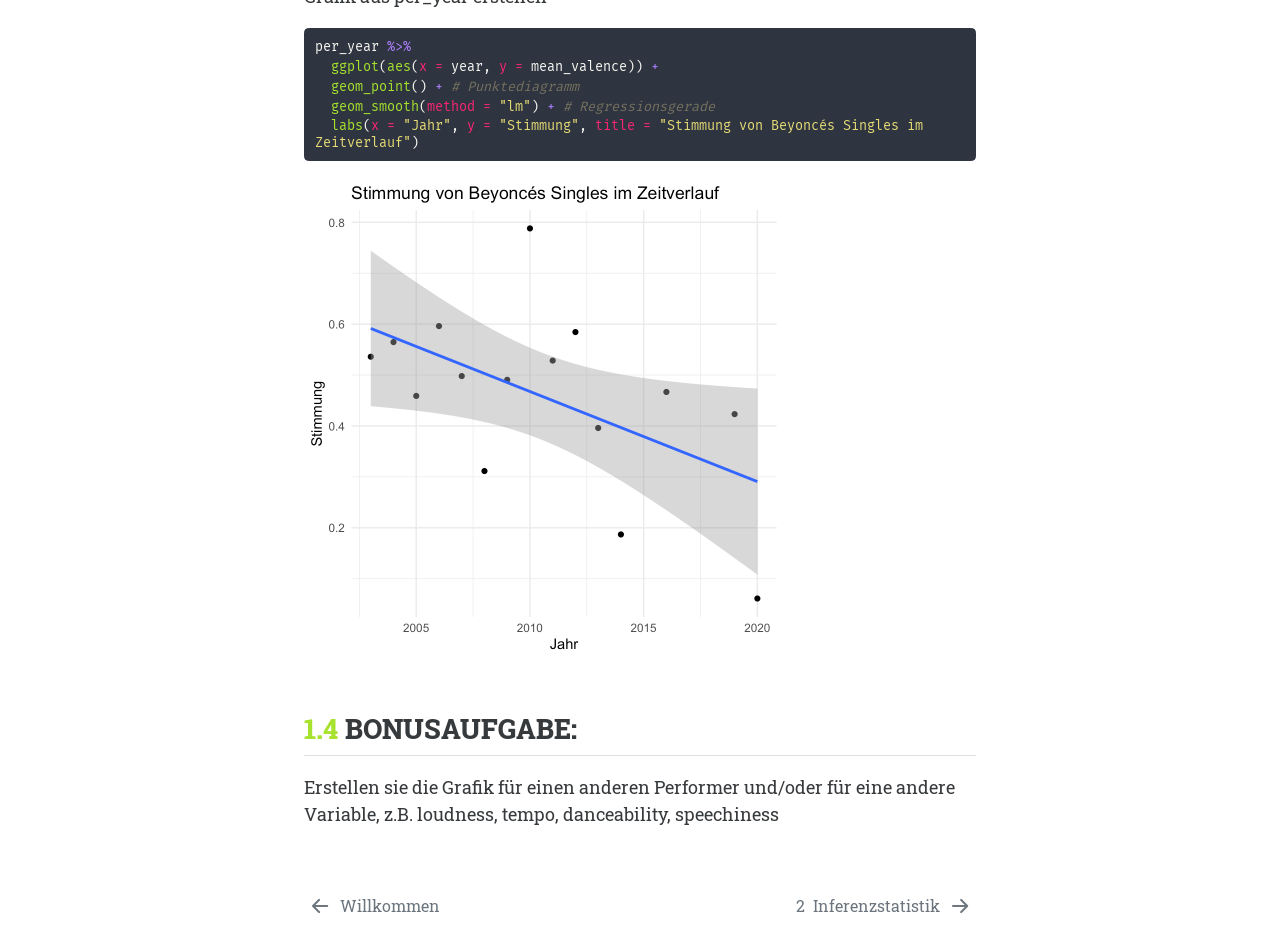
<file: intro.html>
<!DOCTYPE html>
<html xmlns="http://www.w3.org/1999/xhtml" lang="en" xml:lang="en"><head>

<meta charset="utf-8">
<meta name="generator" content="quarto-1.2.335">

<meta name="viewport" content="width=device-width, initial-scale=1.0, user-scalable=yes">


<title>Anwendungsorientierte Analyseverfahren - 1&nbsp; Einführung</title>
<style>
code{white-space: pre-wrap;}
span.smallcaps{font-variant: small-caps;}
div.columns{display: flex; gap: min(4vw, 1.5em);}
div.column{flex: auto; overflow-x: auto;}
div.hanging-indent{margin-left: 1.5em; text-indent: -1.5em;}
ul.task-list{list-style: none;}
ul.task-list li input[type="checkbox"] {
  width: 0.8em;
  margin: 0 0.8em 0.2em -1.6em;
  vertical-align: middle;
}
pre > code.sourceCode { white-space: pre; position: relative; }
pre > code.sourceCode > span { display: inline-block; line-height: 1.25; }
pre > code.sourceCode > span:empty { height: 1.2em; }
.sourceCode { overflow: visible; }
code.sourceCode > span { color: inherit; text-decoration: inherit; }
div.sourceCode { margin: 1em 0; }
pre.sourceCode { margin: 0; }
@media screen {
div.sourceCode { overflow: auto; }
}
@media print {
pre > code.sourceCode { white-space: pre-wrap; }
pre > code.sourceCode > span { text-indent: -5em; padding-left: 5em; }
}
pre.numberSource code
  { counter-reset: source-line 0; }
pre.numberSource code > span
  { position: relative; left: -4em; counter-increment: source-line; }
pre.numberSource code > span > a:first-child::before
  { content: counter(source-line);
    position: relative; left: -1em; text-align: right; vertical-align: baseline;
    border: none; display: inline-block;
    -webkit-touch-callout: none; -webkit-user-select: none;
    -khtml-user-select: none; -moz-user-select: none;
    -ms-user-select: none; user-select: none;
    padding: 0 4px; width: 4em;
    color: #aaaaaa;
  }
pre.numberSource { margin-left: 3em; border-left: 1px solid #aaaaaa;  padding-left: 4px; }
div.sourceCode
  {   }
@media screen {
pre > code.sourceCode > span > a:first-child::before { text-decoration: underline; }
}
code span.al { color: #ff0000; font-weight: bold; } /* Alert */
code span.an { color: #60a0b0; font-weight: bold; font-style: italic; } /* Annotation */
code span.at { color: #7d9029; } /* Attribute */
code span.bn { color: #40a070; } /* BaseN */
code span.bu { color: #008000; } /* BuiltIn */
code span.cf { color: #007020; font-weight: bold; } /* ControlFlow */
code span.ch { color: #4070a0; } /* Char */
code span.cn { color: #880000; } /* Constant */
code span.co { color: #60a0b0; font-style: italic; } /* Comment */
code span.cv { color: #60a0b0; font-weight: bold; font-style: italic; } /* CommentVar */
code span.do { color: #ba2121; font-style: italic; } /* Documentation */
code span.dt { color: #902000; } /* DataType */
code span.dv { color: #40a070; } /* DecVal */
code span.er { color: #ff0000; font-weight: bold; } /* Error */
code span.ex { } /* Extension */
code span.fl { color: #40a070; } /* Float */
code span.fu { color: #06287e; } /* Function */
code span.im { color: #008000; font-weight: bold; } /* Import */
code span.in { color: #60a0b0; font-weight: bold; font-style: italic; } /* Information */
code span.kw { color: #007020; font-weight: bold; } /* Keyword */
code span.op { color: #666666; } /* Operator */
code span.ot { color: #007020; } /* Other */
code span.pp { color: #bc7a00; } /* Preprocessor */
code span.sc { color: #4070a0; } /* SpecialChar */
code span.ss { color: #bb6688; } /* SpecialString */
code span.st { color: #4070a0; } /* String */
code span.va { color: #19177c; } /* Variable */
code span.vs { color: #4070a0; } /* VerbatimString */
code span.wa { color: #60a0b0; font-weight: bold; font-style: italic; } /* Warning */
</style>


<script src="site_libs/quarto-nav/quarto-nav.js"></script>
<script src="site_libs/quarto-nav/headroom.min.js"></script>
<script src="site_libs/clipboard/clipboard.min.js"></script>
<script src="site_libs/quarto-search/autocomplete.umd.js"></script>
<script src="site_libs/quarto-search/fuse.min.js"></script>
<script src="site_libs/quarto-search/quarto-search.js"></script>
<meta name="quarto:offset" content="./">
<link href="./inferenzstatistik.html" rel="next">
<link href="./index.html" rel="prev">
<script src="site_libs/quarto-html/quarto.js"></script>
<script src="site_libs/quarto-html/popper.min.js"></script>
<script src="site_libs/quarto-html/tippy.umd.min.js"></script>
<script src="site_libs/quarto-html/anchor.min.js"></script>
<link href="site_libs/quarto-html/tippy.css" rel="stylesheet">
<link href="site_libs/quarto-html/quarto-syntax-highlighting.css" rel="stylesheet" id="quarto-text-highlighting-styles">
<script src="site_libs/bootstrap/bootstrap.min.js"></script>
<link href="site_libs/bootstrap/bootstrap-icons.css" rel="stylesheet">
<link href="site_libs/bootstrap/bootstrap.min.css" rel="stylesheet" id="quarto-bootstrap" data-mode="light">
<script id="quarto-search-options" type="application/json">{
  "location": "sidebar",
  "copy-button": false,
  "collapse-after": 3,
  "panel-placement": "start",
  "type": "textbox",
  "limit": 20,
  "language": {
    "search-no-results-text": "No results",
    "search-matching-documents-text": "matching documents",
    "search-copy-link-title": "Copy link to search",
    "search-hide-matches-text": "Hide additional matches",
    "search-more-match-text": "more match in this document",
    "search-more-matches-text": "more matches in this document",
    "search-clear-button-title": "Clear",
    "search-detached-cancel-button-title": "Cancel",
    "search-submit-button-title": "Submit"
  }
}</script>


</head>

<body class="nav-sidebar floating">

<div id="quarto-search-results"></div>
  <header id="quarto-header" class="headroom fixed-top">
  <nav class="quarto-secondary-nav" data-bs-toggle="collapse" data-bs-target="#quarto-sidebar" aria-controls="quarto-sidebar" aria-expanded="false" aria-label="Toggle sidebar navigation" onclick="if (window.quartoToggleHeadroom) { window.quartoToggleHeadroom(); }">
    <div class="container-fluid d-flex justify-content-between">
      <h1 class="quarto-secondary-nav-title"><span class="chapter-number">1</span>&nbsp; <span class="chapter-title">Einführung</span></h1>
      <button type="button" class="quarto-btn-toggle btn" aria-label="Show secondary navigation">
        <i class="bi bi-chevron-right"></i>
      </button>
    </div>
  </nav>
</header>
<!-- content -->
<div id="quarto-content" class="quarto-container page-columns page-rows-contents page-layout-article">
<!-- sidebar -->
  <nav id="quarto-sidebar" class="sidebar collapse sidebar-navigation floating overflow-auto">
    <div class="pt-lg-2 mt-2 text-left sidebar-header">
    <div class="sidebar-title mb-0 py-0">
      <a href="./"><strong>IfP</strong> | Stats <br>Vorlesung Analyseverfahren</a> 
    </div>
      </div>
    <div class="sidebar-menu-container"> 
    <ul class="list-unstyled mt-1">
        <li class="sidebar-item">
  <div class="sidebar-item-container"> 
  <a href="./index.html" class="sidebar-item-text sidebar-link">Willkommen</a>
  </div>
</li>
        <li class="sidebar-item">
  <div class="sidebar-item-container"> 
  <a href="./intro.html" class="sidebar-item-text sidebar-link active"><span class="chapter-number">1</span>&nbsp; <span class="chapter-title">Einführung</span></a>
  </div>
</li>
        <li class="sidebar-item">
  <div class="sidebar-item-container"> 
  <a href="./inferenzstatistik.html" class="sidebar-item-text sidebar-link"><span class="chapter-number">2</span>&nbsp; <span class="chapter-title">Inferenzstatistik</span></a>
  </div>
</li>
        <li class="sidebar-item">
  <div class="sidebar-item-container"> 
  <a href="./glm-I.html" class="sidebar-item-text sidebar-link"><span class="chapter-number">3</span>&nbsp; <span class="chapter-title">Das GLM I</span></a>
  </div>
</li>
        <li class="sidebar-item">
  <div class="sidebar-item-container"> 
  <a href="./literatur.html" class="sidebar-item-text sidebar-link"><span class="chapter-number">4</span>&nbsp; <span class="chapter-title">Literatur</span></a>
  </div>
</li>
    </ul>
    </div>
</nav>
<!-- margin-sidebar -->
    <div id="quarto-margin-sidebar" class="sidebar margin-sidebar">
        <nav id="TOC" role="doc-toc" class="toc-active">
    <h2 id="toc-title">Inhalt</h2>
   
  <ul>
  <li><a href="#daten-aus-dem-internet-laden" id="toc-daten-aus-dem-internet-laden" class="nav-link active" data-scroll-target="#daten-aus-dem-internet-laden"><span class="toc-section-number">1.1</span>  Daten aus dem Internet laden</a></li>
  <li><a href="#beyoncé-songs-alles-in-einem-rutsch-wie-auf-den-folien" id="toc-beyoncé-songs-alles-in-einem-rutsch-wie-auf-den-folien" class="nav-link" data-scroll-target="#beyoncé-songs-alles-in-einem-rutsch-wie-auf-den-folien"><span class="toc-section-number">1.2</span>  Beyoncé-Songs: Alles in einem Rutsch wie auf den Folien</a></li>
  <li><a href="#besser-in-einzelschritten" id="toc-besser-in-einzelschritten" class="nav-link" data-scroll-target="#besser-in-einzelschritten"><span class="toc-section-number">1.3</span>  Besser: in Einzelschritten</a></li>
  <li><a href="#bonusaufgabe" id="toc-bonusaufgabe" class="nav-link" data-scroll-target="#bonusaufgabe"><span class="toc-section-number">1.4</span>  BONUSAUFGABE:</a></li>
  </ul>
</nav>
    </div>
<!-- main -->
<main class="content" id="quarto-document-content">

<header id="title-block-header">
<h1 class="title d-none d-lg-block display-7"><span class="chapter-number">1</span>&nbsp; <span class="chapter-title">Einführung</span></h1>

</header>

<section id="daten-aus-dem-internet-laden" class="level2" data-number="1.1">
<h2 data-number="1.1" class="anchored" data-anchor-id="daten-aus-dem-internet-laden"><span class="header-section-number">1.1</span> Daten aus dem Internet laden</h2>
<p>Quelle: <a href="https://github.com/rfordatascience/tidytuesday/tree/master/data/2021/2021-09-14" class="uri">https://github.com/rfordatascience/tidytuesday/tree/master/data/2021/2021-09-14</a></p>
<div class="cell">
<div class="sourceCode cell-code" id="cb1"><pre class="sourceCode r code-with-copy"><code class="sourceCode r"><span id="cb1-1"><a href="#cb1-1" aria-hidden="true" tabindex="-1"></a><span class="fu">library</span>(tidyverse)</span>
<span id="cb1-2"><a href="#cb1-2" aria-hidden="true" tabindex="-1"></a><span class="fu">theme_set</span>(<span class="fu">theme_minimal</span>())</span></code><button title="Copy to Clipboard" class="code-copy-button"><i class="bi"></i></button></pre></div>
</div>
</section>
<section id="beyoncé-songs-alles-in-einem-rutsch-wie-auf-den-folien" class="level2" data-number="1.2">
<h2 data-number="1.2" class="anchored" data-anchor-id="beyoncé-songs-alles-in-einem-rutsch-wie-auf-den-folien"><span class="header-section-number">1.2</span> Beyoncé-Songs: Alles in einem Rutsch wie auf den Folien</h2>
<div class="cell">
<div class="sourceCode cell-code" id="cb2"><pre class="sourceCode r code-with-copy"><code class="sourceCode r"><span id="cb2-1"><a href="#cb2-1" aria-hidden="true" tabindex="-1"></a><span class="fu">read_csv</span>(<span class="st">"https://raw.githubusercontent.com/rfordatascience/tidytuesday/master/data/2021/2021-09-14/billboard.csv"</span>) <span class="sc">%&gt;%</span></span>
<span id="cb2-2"><a href="#cb2-2" aria-hidden="true" tabindex="-1"></a>  <span class="fu">left_join</span>(<span class="fu">read_csv</span>(<span class="st">"https://raw.githubusercontent.com/rfordatascience/tidytuesday/master/data/2021/2021-09-14/audio_features.csv"</span>)) <span class="sc">%&gt;%</span></span>
<span id="cb2-3"><a href="#cb2-3" aria-hidden="true" tabindex="-1"></a>  <span class="fu">mutate</span>(<span class="at">year =</span> <span class="fu">as.numeric</span>(<span class="fu">str_sub</span>(week_id, <span class="at">start =</span> <span class="sc">-</span><span class="dv">4</span>, <span class="at">end =</span> <span class="sc">-</span><span class="dv">1</span>))) <span class="sc">%&gt;%</span></span>
<span id="cb2-4"><a href="#cb2-4" aria-hidden="true" tabindex="-1"></a>  <span class="fu">filter</span>(performer <span class="sc">==</span> <span class="st">"Beyonce"</span>) <span class="sc">%&gt;%</span></span>
<span id="cb2-5"><a href="#cb2-5" aria-hidden="true" tabindex="-1"></a>  <span class="fu">group_by</span>(year) <span class="sc">%&gt;%</span></span>
<span id="cb2-6"><a href="#cb2-6" aria-hidden="true" tabindex="-1"></a>  <span class="fu">summarise</span>(<span class="at">mean_valence =</span> <span class="fu">mean</span>(valence, <span class="at">na.rm =</span> T)) <span class="sc">%&gt;%</span></span>
<span id="cb2-7"><a href="#cb2-7" aria-hidden="true" tabindex="-1"></a>  <span class="fu">ggplot</span>(<span class="fu">aes</span>(<span class="at">x =</span> year, <span class="at">y =</span> mean_valence)) <span class="sc">+</span></span>
<span id="cb2-8"><a href="#cb2-8" aria-hidden="true" tabindex="-1"></a>  <span class="fu">geom_point</span>() <span class="sc">+</span></span>
<span id="cb2-9"><a href="#cb2-9" aria-hidden="true" tabindex="-1"></a>  <span class="fu">geom_smooth</span>(<span class="at">method =</span> <span class="st">"lm"</span>) <span class="sc">+</span></span>
<span id="cb2-10"><a href="#cb2-10" aria-hidden="true" tabindex="-1"></a>  <span class="fu">labs</span>(<span class="at">x =</span> <span class="st">"Jahr"</span>, <span class="at">y =</span> <span class="st">"Stimmung"</span>, <span class="at">title =</span> <span class="st">"Stimmung von Beyoncés Singles im Zeitverlauf"</span>)</span></code><button title="Copy to Clipboard" class="code-copy-button"><i class="bi"></i></button></pre></div>
<div class="cell-output-display">
<p><img src="intro_files/figure-html/unnamed-chunk-2-1.png" class="img-fluid" width="480"></p>
</div>
</div>
</section>
<section id="besser-in-einzelschritten" class="level2" data-number="1.3">
<h2 data-number="1.3" class="anchored" data-anchor-id="besser-in-einzelschritten"><span class="header-section-number">1.3</span> Besser: in Einzelschritten</h2>
<p>Daten direkt aus dem Internet lesen und ansehen</p>
<div class="cell">
<div class="sourceCode cell-code" id="cb3"><pre class="sourceCode r code-with-copy"><code class="sourceCode r"><span id="cb3-1"><a href="#cb3-1" aria-hidden="true" tabindex="-1"></a>billboard100 <span class="ot">&lt;-</span> <span class="fu">read_csv</span>(<span class="st">"https://raw.githubusercontent.com/rfordatascience/tidytuesday/master/data/2021/2021-09-14/billboard.csv"</span>)</span>
<span id="cb3-2"><a href="#cb3-2" aria-hidden="true" tabindex="-1"></a>billboard100</span></code><button title="Copy to Clipboard" class="code-copy-button"><i class="bi"></i></button></pre></div>
<div class="cell-output cell-output-stdout">
<div class="sourceCode" id="cb4"><pre class="sourceCode txt code-with-copy"><code class="sourceCode default"><span id="cb4-1"><a href="#cb4-1" aria-hidden="true" tabindex="-1"></a># A tibble: 327,895 × 10</span>
<span id="cb4-2"><a href="#cb4-2" aria-hidden="true" tabindex="-1"></a>   url     week_id week_…¹ song  perfo…² song_id insta…³ previ…⁴ peak_…⁵ weeks…⁶</span>
<span id="cb4-3"><a href="#cb4-3" aria-hidden="true" tabindex="-1"></a>   &lt;chr&gt;   &lt;chr&gt;     &lt;dbl&gt; &lt;chr&gt; &lt;chr&gt;   &lt;chr&gt;     &lt;dbl&gt;   &lt;dbl&gt;   &lt;dbl&gt;   &lt;dbl&gt;</span>
<span id="cb4-4"><a href="#cb4-4" aria-hidden="true" tabindex="-1"></a> 1 http:/… 7/17/1…      34 Don'… Patty … Don't …       1      45      34       4</span>
<span id="cb4-5"><a href="#cb4-5" aria-hidden="true" tabindex="-1"></a> 2 http:/… 7/24/1…      22 Don'… Patty … Don't …       1      34      22       5</span>
<span id="cb4-6"><a href="#cb4-6" aria-hidden="true" tabindex="-1"></a> 3 http:/… 7/31/1…      14 Don'… Patty … Don't …       1      22      14       6</span>
<span id="cb4-7"><a href="#cb4-7" aria-hidden="true" tabindex="-1"></a> 4 http:/… 8/7/19…      10 Don'… Patty … Don't …       1      14      10       7</span>
<span id="cb4-8"><a href="#cb4-8" aria-hidden="true" tabindex="-1"></a> 5 http:/… 8/14/1…       8 Don'… Patty … Don't …       1      10       8       8</span>
<span id="cb4-9"><a href="#cb4-9" aria-hidden="true" tabindex="-1"></a> 6 http:/… 8/21/1…       8 Don'… Patty … Don't …       1       8       8       9</span>
<span id="cb4-10"><a href="#cb4-10" aria-hidden="true" tabindex="-1"></a> 7 http:/… 8/28/1…      14 Don'… Patty … Don't …       1       8       8      10</span>
<span id="cb4-11"><a href="#cb4-11" aria-hidden="true" tabindex="-1"></a> 8 http:/… 9/4/19…      36 Don'… Patty … Don't …       1      14       8      11</span>
<span id="cb4-12"><a href="#cb4-12" aria-hidden="true" tabindex="-1"></a> 9 http:/… 4/19/1…      97 Don'… Teddy … Don't …       1      NA      97       1</span>
<span id="cb4-13"><a href="#cb4-13" aria-hidden="true" tabindex="-1"></a>10 http:/… 4/26/1…      90 Don'… Teddy … Don't …       1      97      90       2</span>
<span id="cb4-14"><a href="#cb4-14" aria-hidden="true" tabindex="-1"></a># … with 327,885 more rows, and abbreviated variable names ¹​week_position,</span>
<span id="cb4-15"><a href="#cb4-15" aria-hidden="true" tabindex="-1"></a>#   ²​performer, ³​instance, ⁴​previous_week_position, ⁵​peak_position,</span>
<span id="cb4-16"><a href="#cb4-16" aria-hidden="true" tabindex="-1"></a>#   ⁶​weeks_on_chart</span></code><button title="Copy to Clipboard" class="code-copy-button"><i class="bi"></i></button></pre></div>
</div>
</div>
<div class="cell">
<div class="sourceCode cell-code" id="cb5"><pre class="sourceCode r code-with-copy"><code class="sourceCode r"><span id="cb5-1"><a href="#cb5-1" aria-hidden="true" tabindex="-1"></a>audio <span class="ot">&lt;-</span> <span class="fu">read_csv</span>(<span class="st">"https://raw.githubusercontent.com/rfordatascience/tidytuesday/master/data/2021/2021-09-14/audio_features.csv"</span>)</span>
<span id="cb5-2"><a href="#cb5-2" aria-hidden="true" tabindex="-1"></a>audio</span></code><button title="Copy to Clipboard" class="code-copy-button"><i class="bi"></i></button></pre></div>
<div class="cell-output cell-output-stdout">
<div class="sourceCode" id="cb6"><pre class="sourceCode txt code-with-copy"><code class="sourceCode default"><span id="cb6-1"><a href="#cb6-1" aria-hidden="true" tabindex="-1"></a># A tibble: 29,503 × 22</span>
<span id="cb6-2"><a href="#cb6-2" aria-hidden="true" tabindex="-1"></a>   song_id perfo…¹ song  spoti…² spoti…³ spoti…⁴ spoti…⁵ spoti…⁶ spoti…⁷ dance…⁸</span>
<span id="cb6-3"><a href="#cb6-3" aria-hidden="true" tabindex="-1"></a>   &lt;chr&gt;   &lt;chr&gt;   &lt;chr&gt; &lt;chr&gt;   &lt;chr&gt;   &lt;chr&gt;     &lt;dbl&gt; &lt;lgl&gt;   &lt;chr&gt;     &lt;dbl&gt;</span>
<span id="cb6-4"><a href="#cb6-4" aria-hidden="true" tabindex="-1"></a> 1 -twist… Bill B… -twi… []      &lt;NA&gt;    &lt;NA&gt;         NA NA      &lt;NA&gt;     NA    </span>
<span id="cb6-5"><a href="#cb6-5" aria-hidden="true" tabindex="-1"></a> 2 ¿Dònde… Augie … ¿Dòn… ['nove… &lt;NA&gt;    &lt;NA&gt;         NA NA      &lt;NA&gt;     NA    </span>
<span id="cb6-6"><a href="#cb6-6" aria-hidden="true" tabindex="-1"></a> 3 ......… Andy W… ....… ['adul… 3tvqPP… https:…  166106 FALSE   The Es…   0.154</span>
<span id="cb6-7"><a href="#cb6-7" aria-hidden="true" tabindex="-1"></a> 4 ...And… Sandy … ...A… ['rock… 1fHHq3… &lt;NA&gt;     172066 FALSE   Compel…   0.588</span>
<span id="cb6-8"><a href="#cb6-8" aria-hidden="true" tabindex="-1"></a> 5 ...Bab… Britne… ...B… ['danc… 3MjUtN… https:…  211066 FALSE   ...Bab…   0.759</span>
<span id="cb6-9"><a href="#cb6-9" aria-hidden="true" tabindex="-1"></a> 6 ...Rea… Taylor… ...R… ['pop'… 2yLa0Q… &lt;NA&gt;     208186 FALSE   {'albu…   0.613</span>
<span id="cb6-10"><a href="#cb6-10" aria-hidden="true" tabindex="-1"></a> 7 '03 Bo… Jay-Z … '03 … ['east… 5ljCWs… &lt;NA&gt;     205560 TRUE    The Bl…  NA    </span>
<span id="cb6-11"><a href="#cb6-11" aria-hidden="true" tabindex="-1"></a> 8 '65 Lo… Paul D… '65 … ['albu… 5nBp8F… https:…  219813 FALSE   Radio …   0.647</span>
<span id="cb6-12"><a href="#cb6-12" aria-hidden="true" tabindex="-1"></a> 9 '98 Th… Traged… '98 … ['engl… &lt;NA&gt;    &lt;NA&gt;         NA NA      &lt;NA&gt;     NA    </span>
<span id="cb6-13"><a href="#cb6-13" aria-hidden="true" tabindex="-1"></a>10 'Round… Big Si… 'Rou… []      &lt;NA&gt;    &lt;NA&gt;         NA NA      &lt;NA&gt;     NA    </span>
<span id="cb6-14"><a href="#cb6-14" aria-hidden="true" tabindex="-1"></a># … with 29,493 more rows, 12 more variables: energy &lt;dbl&gt;, key &lt;dbl&gt;,</span>
<span id="cb6-15"><a href="#cb6-15" aria-hidden="true" tabindex="-1"></a>#   loudness &lt;dbl&gt;, mode &lt;dbl&gt;, speechiness &lt;dbl&gt;, acousticness &lt;dbl&gt;,</span>
<span id="cb6-16"><a href="#cb6-16" aria-hidden="true" tabindex="-1"></a>#   instrumentalness &lt;dbl&gt;, liveness &lt;dbl&gt;, valence &lt;dbl&gt;, tempo &lt;dbl&gt;,</span>
<span id="cb6-17"><a href="#cb6-17" aria-hidden="true" tabindex="-1"></a>#   time_signature &lt;dbl&gt;, spotify_track_popularity &lt;dbl&gt;, and abbreviated</span>
<span id="cb6-18"><a href="#cb6-18" aria-hidden="true" tabindex="-1"></a>#   variable names ¹​performer, ²​spotify_genre, ³​spotify_track_id,</span>
<span id="cb6-19"><a href="#cb6-19" aria-hidden="true" tabindex="-1"></a>#   ⁴​spotify_track_preview_url, ⁵​spotify_track_duration_ms,</span>
<span id="cb6-20"><a href="#cb6-20" aria-hidden="true" tabindex="-1"></a>#   ⁶​spotify_track_explicit, ⁷​spotify_track_album, ⁸​danceability</span></code><button title="Copy to Clipboard" class="code-copy-button"><i class="bi"></i></button></pre></div>
</div>
</div>
<p>Daten kombinieren und neue Year Variable aus der Spalte week_id erstellen</p>
<div class="cell">
<div class="sourceCode cell-code" id="cb7"><pre class="sourceCode r code-with-copy"><code class="sourceCode r"><span id="cb7-1"><a href="#cb7-1" aria-hidden="true" tabindex="-1"></a>song_data <span class="ot">&lt;-</span> billboard100 <span class="sc">%&gt;%</span></span>
<span id="cb7-2"><a href="#cb7-2" aria-hidden="true" tabindex="-1"></a>  <span class="fu">left_join</span>(audio) <span class="sc">%&gt;%</span></span>
<span id="cb7-3"><a href="#cb7-3" aria-hidden="true" tabindex="-1"></a>  <span class="fu">mutate</span>(<span class="at">year =</span> <span class="fu">as.numeric</span>(<span class="fu">str_sub</span>(week_id, <span class="at">start =</span> <span class="sc">-</span><span class="dv">4</span>, <span class="at">end =</span> <span class="sc">-</span><span class="dv">1</span>)))</span></code><button title="Copy to Clipboard" class="code-copy-button"><i class="bi"></i></button></pre></div>
</div>
<p>Für Beyonce Jahresmittelwerte der Variable <em>valence</em> berechnen &nbsp; So sehen die Mittelwerte aus</p>
<div class="cell">
<div class="sourceCode cell-code" id="cb8"><pre class="sourceCode r code-with-copy"><code class="sourceCode r"><span id="cb8-1"><a href="#cb8-1" aria-hidden="true" tabindex="-1"></a>per_year <span class="ot">&lt;-</span> song_data <span class="sc">%&gt;%</span></span>
<span id="cb8-2"><a href="#cb8-2" aria-hidden="true" tabindex="-1"></a>  <span class="fu">filter</span>(performer <span class="sc">==</span> <span class="st">"Beyonce"</span>) <span class="sc">%&gt;%</span></span>
<span id="cb8-3"><a href="#cb8-3" aria-hidden="true" tabindex="-1"></a>  <span class="fu">group_by</span>(year) <span class="sc">%&gt;%</span></span>
<span id="cb8-4"><a href="#cb8-4" aria-hidden="true" tabindex="-1"></a>  <span class="fu">summarise</span>(<span class="at">mean_valence =</span> <span class="fu">mean</span>(valence, <span class="at">na.rm =</span> T))</span>
<span id="cb8-5"><a href="#cb8-5" aria-hidden="true" tabindex="-1"></a>per_year</span></code><button title="Copy to Clipboard" class="code-copy-button"><i class="bi"></i></button></pre></div>
<div class="cell-output cell-output-stdout">
<div class="sourceCode" id="cb9"><pre class="sourceCode txt code-with-copy"><code class="sourceCode default"><span id="cb9-1"><a href="#cb9-1" aria-hidden="true" tabindex="-1"></a># A tibble: 16 × 2</span>
<span id="cb9-2"><a href="#cb9-2" aria-hidden="true" tabindex="-1"></a>    year mean_valence</span>
<span id="cb9-3"><a href="#cb9-3" aria-hidden="true" tabindex="-1"></a>   &lt;dbl&gt;        &lt;dbl&gt;</span>
<span id="cb9-4"><a href="#cb9-4" aria-hidden="true" tabindex="-1"></a> 1  2003       0.536 </span>
<span id="cb9-5"><a href="#cb9-5" aria-hidden="true" tabindex="-1"></a> 2  2004       0.565 </span>
<span id="cb9-6"><a href="#cb9-6" aria-hidden="true" tabindex="-1"></a> 3  2005       0.459 </span>
<span id="cb9-7"><a href="#cb9-7" aria-hidden="true" tabindex="-1"></a> 4  2006       0.596 </span>
<span id="cb9-8"><a href="#cb9-8" aria-hidden="true" tabindex="-1"></a> 5  2007       0.498 </span>
<span id="cb9-9"><a href="#cb9-9" aria-hidden="true" tabindex="-1"></a> 6  2008       0.311 </span>
<span id="cb9-10"><a href="#cb9-10" aria-hidden="true" tabindex="-1"></a> 7  2009       0.491 </span>
<span id="cb9-11"><a href="#cb9-11" aria-hidden="true" tabindex="-1"></a> 8  2010       0.788 </span>
<span id="cb9-12"><a href="#cb9-12" aria-hidden="true" tabindex="-1"></a> 9  2011       0.528 </span>
<span id="cb9-13"><a href="#cb9-13" aria-hidden="true" tabindex="-1"></a>10  2012       0.584 </span>
<span id="cb9-14"><a href="#cb9-14" aria-hidden="true" tabindex="-1"></a>11  2013       0.396 </span>
<span id="cb9-15"><a href="#cb9-15" aria-hidden="true" tabindex="-1"></a>12  2014       0.187 </span>
<span id="cb9-16"><a href="#cb9-16" aria-hidden="true" tabindex="-1"></a>13  2015     NaN     </span>
<span id="cb9-17"><a href="#cb9-17" aria-hidden="true" tabindex="-1"></a>14  2016       0.467 </span>
<span id="cb9-18"><a href="#cb9-18" aria-hidden="true" tabindex="-1"></a>15  2019       0.423 </span>
<span id="cb9-19"><a href="#cb9-19" aria-hidden="true" tabindex="-1"></a>16  2020       0.0611</span></code><button title="Copy to Clipboard" class="code-copy-button"><i class="bi"></i></button></pre></div>
</div>
</div>
<p>Grafik aus per_year erstellen</p>
<div class="cell">
<div class="sourceCode cell-code" id="cb10"><pre class="sourceCode r code-with-copy"><code class="sourceCode r"><span id="cb10-1"><a href="#cb10-1" aria-hidden="true" tabindex="-1"></a>per_year <span class="sc">%&gt;%</span></span>
<span id="cb10-2"><a href="#cb10-2" aria-hidden="true" tabindex="-1"></a>  <span class="fu">ggplot</span>(<span class="fu">aes</span>(<span class="at">x =</span> year, <span class="at">y =</span> mean_valence)) <span class="sc">+</span></span>
<span id="cb10-3"><a href="#cb10-3" aria-hidden="true" tabindex="-1"></a>  <span class="fu">geom_point</span>() <span class="sc">+</span> <span class="co"># Punktediagramm</span></span>
<span id="cb10-4"><a href="#cb10-4" aria-hidden="true" tabindex="-1"></a>  <span class="fu">geom_smooth</span>(<span class="at">method =</span> <span class="st">"lm"</span>) <span class="sc">+</span> <span class="co"># Regressionsgerade</span></span>
<span id="cb10-5"><a href="#cb10-5" aria-hidden="true" tabindex="-1"></a>  <span class="fu">labs</span>(<span class="at">x =</span> <span class="st">"Jahr"</span>, <span class="at">y =</span> <span class="st">"Stimmung"</span>, <span class="at">title =</span> <span class="st">"Stimmung von Beyoncés Singles im Zeitverlauf"</span>)</span></code><button title="Copy to Clipboard" class="code-copy-button"><i class="bi"></i></button></pre></div>
<div class="cell-output-display">
<p><img src="intro_files/figure-html/unnamed-chunk-7-1.png" class="img-fluid" width="480"></p>
</div>
</div>
</section>
<section id="bonusaufgabe" class="level2" data-number="1.4">
<h2 data-number="1.4" class="anchored" data-anchor-id="bonusaufgabe"><span class="header-section-number">1.4</span> BONUSAUFGABE:</h2>
<p>Erstellen sie die Grafik für einen anderen Performer und/oder für eine andere Variable, z.B. loudness, tempo, danceability, speechiness</p>


</section>

</main> <!-- /main -->
<script id="quarto-html-after-body" type="application/javascript">
window.document.addEventListener("DOMContentLoaded", function (event) {
  const toggleBodyColorMode = (bsSheetEl) => {
    const mode = bsSheetEl.getAttribute("data-mode");
    const bodyEl = window.document.querySelector("body");
    if (mode === "dark") {
      bodyEl.classList.add("quarto-dark");
      bodyEl.classList.remove("quarto-light");
    } else {
      bodyEl.classList.add("quarto-light");
      bodyEl.classList.remove("quarto-dark");
    }
  }
  const toggleBodyColorPrimary = () => {
    const bsSheetEl = window.document.querySelector("link#quarto-bootstrap");
    if (bsSheetEl) {
      toggleBodyColorMode(bsSheetEl);
    }
  }
  toggleBodyColorPrimary();  
  const icon = "";
  const anchorJS = new window.AnchorJS();
  anchorJS.options = {
    placement: 'right',
    icon: icon
  };
  anchorJS.add('.anchored');
  const clipboard = new window.ClipboardJS('.code-copy-button', {
    target: function(trigger) {
      return trigger.previousElementSibling;
    }
  });
  clipboard.on('success', function(e) {
    // button target
    const button = e.trigger;
    // don't keep focus
    button.blur();
    // flash "checked"
    button.classList.add('code-copy-button-checked');
    var currentTitle = button.getAttribute("title");
    button.setAttribute("title", "Copied!");
    let tooltip;
    if (window.bootstrap) {
      button.setAttribute("data-bs-toggle", "tooltip");
      button.setAttribute("data-bs-placement", "left");
      button.setAttribute("data-bs-title", "Copied!");
      tooltip = new bootstrap.Tooltip(button, 
        { trigger: "manual", 
          customClass: "code-copy-button-tooltip",
          offset: [0, -8]});
      tooltip.show();    
    }
    setTimeout(function() {
      if (tooltip) {
        tooltip.hide();
        button.removeAttribute("data-bs-title");
        button.removeAttribute("data-bs-toggle");
        button.removeAttribute("data-bs-placement");
      }
      button.setAttribute("title", currentTitle);
      button.classList.remove('code-copy-button-checked');
    }, 1000);
    // clear code selection
    e.clearSelection();
  });
  function tippyHover(el, contentFn) {
    const config = {
      allowHTML: true,
      content: contentFn,
      maxWidth: 500,
      delay: 100,
      arrow: false,
      appendTo: function(el) {
          return el.parentElement;
      },
      interactive: true,
      interactiveBorder: 10,
      theme: 'quarto',
      placement: 'bottom-start'
    };
    window.tippy(el, config); 
  }
  const noterefs = window.document.querySelectorAll('a[role="doc-noteref"]');
  for (var i=0; i<noterefs.length; i++) {
    const ref = noterefs[i];
    tippyHover(ref, function() {
      // use id or data attribute instead here
      let href = ref.getAttribute('data-footnote-href') || ref.getAttribute('href');
      try { href = new URL(href).hash; } catch {}
      const id = href.replace(/^#\/?/, "");
      const note = window.document.getElementById(id);
      return note.innerHTML;
    });
  }
  const findCites = (el) => {
    const parentEl = el.parentElement;
    if (parentEl) {
      const cites = parentEl.dataset.cites;
      if (cites) {
        return {
          el,
          cites: cites.split(' ')
        };
      } else {
        return findCites(el.parentElement)
      }
    } else {
      return undefined;
    }
  };
  var bibliorefs = window.document.querySelectorAll('a[role="doc-biblioref"]');
  for (var i=0; i<bibliorefs.length; i++) {
    const ref = bibliorefs[i];
    const citeInfo = findCites(ref);
    if (citeInfo) {
      tippyHover(citeInfo.el, function() {
        var popup = window.document.createElement('div');
        citeInfo.cites.forEach(function(cite) {
          var citeDiv = window.document.createElement('div');
          citeDiv.classList.add('hanging-indent');
          citeDiv.classList.add('csl-entry');
          var biblioDiv = window.document.getElementById('ref-' + cite);
          if (biblioDiv) {
            citeDiv.innerHTML = biblioDiv.innerHTML;
          }
          popup.appendChild(citeDiv);
        });
        return popup.innerHTML;
      });
    }
  }
});
</script>
<nav class="page-navigation">
  <div class="nav-page nav-page-previous">
      <a href="./index.html" class="pagination-link">
        <i class="bi bi-arrow-left-short"></i> <span class="nav-page-text">Willkommen</span>
      </a>          
  </div>
  <div class="nav-page nav-page-next">
      <a href="./inferenzstatistik.html" class="pagination-link">
        <span class="nav-page-text"><span class="chapter-number">2</span>&nbsp; <span class="chapter-title">Inferenzstatistik</span></span> <i class="bi bi-arrow-right-short"></i>
      </a>
  </div>
</nav>
</div> <!-- /content -->



</body></html>
</file>
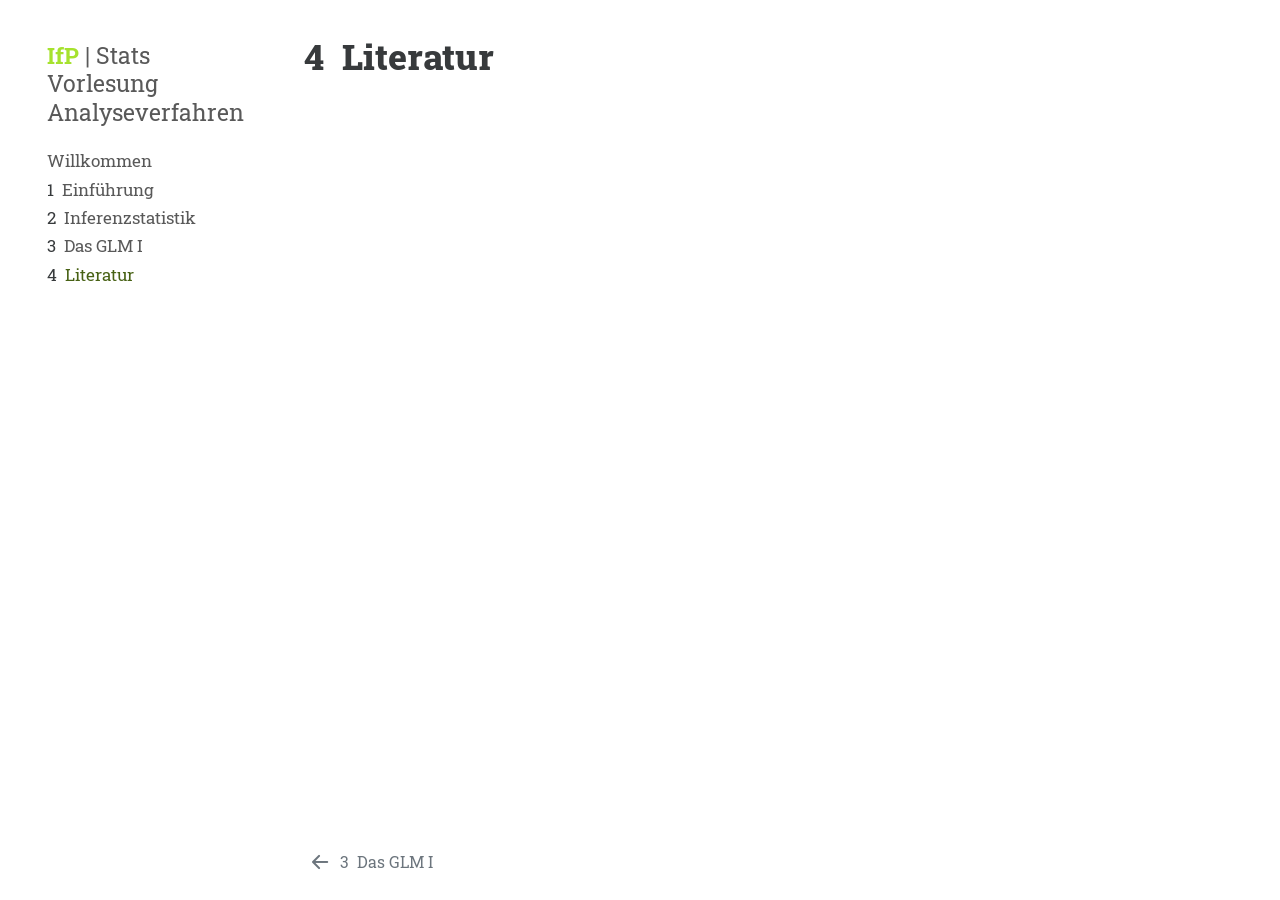
<file: literatur.html>
<!DOCTYPE html>
<html xmlns="http://www.w3.org/1999/xhtml" lang="en" xml:lang="en"><head>

<meta charset="utf-8">
<meta name="generator" content="quarto-1.2.335">

<meta name="viewport" content="width=device-width, initial-scale=1.0, user-scalable=yes">


<title>Anwendungsorientierte Analyseverfahren - 4&nbsp; Literatur</title>
<style>
code{white-space: pre-wrap;}
span.smallcaps{font-variant: small-caps;}
div.columns{display: flex; gap: min(4vw, 1.5em);}
div.column{flex: auto; overflow-x: auto;}
div.hanging-indent{margin-left: 1.5em; text-indent: -1.5em;}
ul.task-list{list-style: none;}
ul.task-list li input[type="checkbox"] {
  width: 0.8em;
  margin: 0 0.8em 0.2em -1.6em;
  vertical-align: middle;
}
</style>


<script src="site_libs/quarto-nav/quarto-nav.js"></script>
<script src="site_libs/quarto-nav/headroom.min.js"></script>
<script src="site_libs/clipboard/clipboard.min.js"></script>
<script src="site_libs/quarto-search/autocomplete.umd.js"></script>
<script src="site_libs/quarto-search/fuse.min.js"></script>
<script src="site_libs/quarto-search/quarto-search.js"></script>
<meta name="quarto:offset" content="./">
<link href="./glm-I.html" rel="prev">
<script src="site_libs/quarto-html/quarto.js"></script>
<script src="site_libs/quarto-html/popper.min.js"></script>
<script src="site_libs/quarto-html/tippy.umd.min.js"></script>
<script src="site_libs/quarto-html/anchor.min.js"></script>
<link href="site_libs/quarto-html/tippy.css" rel="stylesheet">
<link href="site_libs/quarto-html/quarto-syntax-highlighting.css" rel="stylesheet" id="quarto-text-highlighting-styles">
<script src="site_libs/bootstrap/bootstrap.min.js"></script>
<link href="site_libs/bootstrap/bootstrap-icons.css" rel="stylesheet">
<link href="site_libs/bootstrap/bootstrap.min.css" rel="stylesheet" id="quarto-bootstrap" data-mode="light">
<script id="quarto-search-options" type="application/json">{
  "location": "sidebar",
  "copy-button": false,
  "collapse-after": 3,
  "panel-placement": "start",
  "type": "textbox",
  "limit": 20,
  "language": {
    "search-no-results-text": "No results",
    "search-matching-documents-text": "matching documents",
    "search-copy-link-title": "Copy link to search",
    "search-hide-matches-text": "Hide additional matches",
    "search-more-match-text": "more match in this document",
    "search-more-matches-text": "more matches in this document",
    "search-clear-button-title": "Clear",
    "search-detached-cancel-button-title": "Cancel",
    "search-submit-button-title": "Submit"
  }
}</script>


</head>

<body class="nav-sidebar floating">

<div id="quarto-search-results"></div>
  <header id="quarto-header" class="headroom fixed-top">
  <nav class="quarto-secondary-nav" data-bs-toggle="collapse" data-bs-target="#quarto-sidebar" aria-controls="quarto-sidebar" aria-expanded="false" aria-label="Toggle sidebar navigation" onclick="if (window.quartoToggleHeadroom) { window.quartoToggleHeadroom(); }">
    <div class="container-fluid d-flex justify-content-between">
      <h1 class="quarto-secondary-nav-title"><span class="chapter-number">4</span>&nbsp; <span class="chapter-title">Literatur</span></h1>
      <button type="button" class="quarto-btn-toggle btn" aria-label="Show secondary navigation">
        <i class="bi bi-chevron-right"></i>
      </button>
    </div>
  </nav>
</header>
<!-- content -->
<div id="quarto-content" class="quarto-container page-columns page-rows-contents page-layout-article">
<!-- sidebar -->
  <nav id="quarto-sidebar" class="sidebar collapse sidebar-navigation floating overflow-auto">
    <div class="pt-lg-2 mt-2 text-left sidebar-header">
    <div class="sidebar-title mb-0 py-0">
      <a href="./"><strong>IfP</strong> | Stats <br>Vorlesung Analyseverfahren</a> 
    </div>
      </div>
    <div class="sidebar-menu-container"> 
    <ul class="list-unstyled mt-1">
        <li class="sidebar-item">
  <div class="sidebar-item-container"> 
  <a href="./index.html" class="sidebar-item-text sidebar-link">Willkommen</a>
  </div>
</li>
        <li class="sidebar-item">
  <div class="sidebar-item-container"> 
  <a href="./intro.html" class="sidebar-item-text sidebar-link"><span class="chapter-number">1</span>&nbsp; <span class="chapter-title">Einführung</span></a>
  </div>
</li>
        <li class="sidebar-item">
  <div class="sidebar-item-container"> 
  <a href="./inferenzstatistik.html" class="sidebar-item-text sidebar-link"><span class="chapter-number">2</span>&nbsp; <span class="chapter-title">Inferenzstatistik</span></a>
  </div>
</li>
        <li class="sidebar-item">
  <div class="sidebar-item-container"> 
  <a href="./glm-I.html" class="sidebar-item-text sidebar-link"><span class="chapter-number">3</span>&nbsp; <span class="chapter-title">Das GLM I</span></a>
  </div>
</li>
        <li class="sidebar-item">
  <div class="sidebar-item-container"> 
  <a href="./literatur.html" class="sidebar-item-text sidebar-link active"><span class="chapter-number">4</span>&nbsp; <span class="chapter-title">Literatur</span></a>
  </div>
</li>
    </ul>
    </div>
</nav>
<!-- margin-sidebar -->
    <div id="quarto-margin-sidebar" class="sidebar margin-sidebar">
        
    </div>
<!-- main -->
<main class="content" id="quarto-document-content">

<header id="title-block-header">
<h1 class="title d-none d-lg-block display-7"><span class="chapter-number">4</span>&nbsp; <span class="chapter-title">Literatur</span></h1>

</header>




</main> <!-- /main -->
<script id="quarto-html-after-body" type="application/javascript">
window.document.addEventListener("DOMContentLoaded", function (event) {
  const toggleBodyColorMode = (bsSheetEl) => {
    const mode = bsSheetEl.getAttribute("data-mode");
    const bodyEl = window.document.querySelector("body");
    if (mode === "dark") {
      bodyEl.classList.add("quarto-dark");
      bodyEl.classList.remove("quarto-light");
    } else {
      bodyEl.classList.add("quarto-light");
      bodyEl.classList.remove("quarto-dark");
    }
  }
  const toggleBodyColorPrimary = () => {
    const bsSheetEl = window.document.querySelector("link#quarto-bootstrap");
    if (bsSheetEl) {
      toggleBodyColorMode(bsSheetEl);
    }
  }
  toggleBodyColorPrimary();  
  const icon = "";
  const anchorJS = new window.AnchorJS();
  anchorJS.options = {
    placement: 'right',
    icon: icon
  };
  anchorJS.add('.anchored');
  const clipboard = new window.ClipboardJS('.code-copy-button', {
    target: function(trigger) {
      return trigger.previousElementSibling;
    }
  });
  clipboard.on('success', function(e) {
    // button target
    const button = e.trigger;
    // don't keep focus
    button.blur();
    // flash "checked"
    button.classList.add('code-copy-button-checked');
    var currentTitle = button.getAttribute("title");
    button.setAttribute("title", "Copied!");
    let tooltip;
    if (window.bootstrap) {
      button.setAttribute("data-bs-toggle", "tooltip");
      button.setAttribute("data-bs-placement", "left");
      button.setAttribute("data-bs-title", "Copied!");
      tooltip = new bootstrap.Tooltip(button, 
        { trigger: "manual", 
          customClass: "code-copy-button-tooltip",
          offset: [0, -8]});
      tooltip.show();    
    }
    setTimeout(function() {
      if (tooltip) {
        tooltip.hide();
        button.removeAttribute("data-bs-title");
        button.removeAttribute("data-bs-toggle");
        button.removeAttribute("data-bs-placement");
      }
      button.setAttribute("title", currentTitle);
      button.classList.remove('code-copy-button-checked');
    }, 1000);
    // clear code selection
    e.clearSelection();
  });
  function tippyHover(el, contentFn) {
    const config = {
      allowHTML: true,
      content: contentFn,
      maxWidth: 500,
      delay: 100,
      arrow: false,
      appendTo: function(el) {
          return el.parentElement;
      },
      interactive: true,
      interactiveBorder: 10,
      theme: 'quarto',
      placement: 'bottom-start'
    };
    window.tippy(el, config); 
  }
  const noterefs = window.document.querySelectorAll('a[role="doc-noteref"]');
  for (var i=0; i<noterefs.length; i++) {
    const ref = noterefs[i];
    tippyHover(ref, function() {
      // use id or data attribute instead here
      let href = ref.getAttribute('data-footnote-href') || ref.getAttribute('href');
      try { href = new URL(href).hash; } catch {}
      const id = href.replace(/^#\/?/, "");
      const note = window.document.getElementById(id);
      return note.innerHTML;
    });
  }
  const findCites = (el) => {
    const parentEl = el.parentElement;
    if (parentEl) {
      const cites = parentEl.dataset.cites;
      if (cites) {
        return {
          el,
          cites: cites.split(' ')
        };
      } else {
        return findCites(el.parentElement)
      }
    } else {
      return undefined;
    }
  };
  var bibliorefs = window.document.querySelectorAll('a[role="doc-biblioref"]');
  for (var i=0; i<bibliorefs.length; i++) {
    const ref = bibliorefs[i];
    const citeInfo = findCites(ref);
    if (citeInfo) {
      tippyHover(citeInfo.el, function() {
        var popup = window.document.createElement('div');
        citeInfo.cites.forEach(function(cite) {
          var citeDiv = window.document.createElement('div');
          citeDiv.classList.add('hanging-indent');
          citeDiv.classList.add('csl-entry');
          var biblioDiv = window.document.getElementById('ref-' + cite);
          if (biblioDiv) {
            citeDiv.innerHTML = biblioDiv.innerHTML;
          }
          popup.appendChild(citeDiv);
        });
        return popup.innerHTML;
      });
    }
  }
});
</script>
<nav class="page-navigation">
  <div class="nav-page nav-page-previous">
      <a href="./glm-I.html" class="pagination-link">
        <i class="bi bi-arrow-left-short"></i> <span class="nav-page-text"><span class="chapter-number">3</span>&nbsp; <span class="chapter-title">Das GLM I</span></span>
      </a>          
  </div>
  <div class="nav-page nav-page-next">
  </div>
</nav>
</div> <!-- /content -->



</body></html>
</file>
<file: site_libs/quarto-html/tippy.css>
.tippy-box[data-animation=fade][data-state=hidden]{opacity:0}[data-tippy-root]{max-width:calc(100vw - 10px)}.tippy-box{position:relative;background-color:#333;color:#fff;border-radius:4px;font-size:14px;line-height:1.4;white-space:normal;outline:0;transition-property:transform,visibility,opacity}.tippy-box[data-placement^=top]>.tippy-arrow{bottom:0}.tippy-box[data-placement^=top]>.tippy-arrow:before{bottom:-7px;left:0;border-width:8px 8px 0;border-top-color:initial;transform-origin:center top}.tippy-box[data-placement^=bottom]>.tippy-arrow{top:0}.tippy-box[data-placement^=bottom]>.tippy-arrow:before{top:-7px;left:0;border-width:0 8px 8px;border-bottom-color:initial;transform-origin:center bottom}.tippy-box[data-placement^=left]>.tippy-arrow{right:0}.tippy-box[data-placement^=left]>.tippy-arrow:before{border-width:8px 0 8px 8px;border-left-color:initial;right:-7px;transform-origin:center left}.tippy-box[data-placement^=right]>.tippy-arrow{left:0}.tippy-box[data-placement^=right]>.tippy-arrow:before{left:-7px;border-width:8px 8px 8px 0;border-right-color:initial;transform-origin:center right}.tippy-box[data-inertia][data-state=visible]{transition-timing-function:cubic-bezier(.54,1.5,.38,1.11)}.tippy-arrow{width:16px;height:16px;color:#333}.tippy-arrow:before{content:"";position:absolute;border-color:transparent;border-style:solid}.tippy-content{position:relative;padding:5px 9px;z-index:1}
</file>
<file: site_libs/quarto-html/quarto-syntax-highlighting.css>
/* quarto syntax highlight colors */
:root {
  --quarto-hl-al-color: #ff5555;
  --quarto-hl-an-color: #75715e;
  --quarto-hl-at-color: #f92672;
  --quarto-hl-bn-color: #ae81ff;
  --quarto-hl-bu-color: #66D9EF;
  --quarto-hl-ch-color: #e6db74;
  --quarto-hl-co-color: #75715e;
  --quarto-hl-cv-color: #75715e;
  --quarto-hl-cn-color: #ae81ff;
  --quarto-hl-cf-color: #f92672;
  --quarto-hl-dt-color: #66d9ef;
  --quarto-hl-dv-color: #ae81ff;
  --quarto-hl-do-color: #75715e;
  --quarto-hl-er-color: #ff5555;
  --quarto-hl-ex-color: #a6e22e;
  --quarto-hl-fl-color: #ae81ff;
  --quarto-hl-fu-color: #a6e22e;
  --quarto-hl-im-color: #f92672;
  --quarto-hl-in-color: #f1fa8c;
  --quarto-hl-kw-color: #f92672;
  --quarto-hl-op-color: #f8f8f2;
  --quarto-hl-pp-color: #f92672;
  --quarto-hl-re-color: #75715e;
  --quarto-hl-sc-color: #ae81ff;
  --quarto-hl-ss-color: #e6db74;
  --quarto-hl-st-color: #e6db74;
  --quarto-hl-va-color: #f8f8f2;
  --quarto-hl-vs-color: #e6db74;
  --quarto-hl-wa-color: #ff5555;
}

/* other quarto variables */
:root {
  --quarto-font-monospace: "Fira Mono";
}

code span.al {
  font-weight: bold;
  color: #ff5555;
}

code span.an {
  color: #75715e;
}

code span.at {
  color: #f92672;
}

code span.bn {
  color: #ae81ff;
}

code span.bu {
  color: #66D9EF;
}

code span.ch {
  color: #e6db74;
}

code span.co {
  color: #75715e;
}

code span.cv {
  color: #75715e;
}

code span.cn {
  color: #ae81ff;
}

code span.cf {
  color: #f92672;
}

code span.dt {
  font-style: italic;
  color: #66d9ef;
}

code span.dv {
  color: #ae81ff;
}

code span.do {
  color: #75715e;
}

code span.er {
  color: #ff5555;
  text-decoration: underline;
}

code span.ex {
  font-weight: bold;
  color: #a6e22e;
}

code span.fl {
  color: #ae81ff;
}

code span.fu {
  color: #a6e22e;
}

code span.im {
  color: #f92672;
}

code span.in {
  color: #f1fa8c;
}

code span.kw {
  color: #f92672;
}

pre > code.sourceCode > span {
  color: #f8f8f2;
}

code span {
  color: #f8f8f2;
}

code.sourceCode > span {
  color: #f8f8f2;
}

div.sourceCode,
div.sourceCode pre.sourceCode {
  color: #f8f8f2;
}

code span.op {
  color: #f8f8f2;
}

code span.pp {
  color: #f92672;
}

code span.re {
  color: #75715e;
}

code span.sc {
  color: #ae81ff;
}

code span.ss {
  color: #e6db74;
}

code span.st {
  color: #e6db74;
}

code span.va {
  color: #f8f8f2;
}

code span.vs {
  color: #e6db74;
}

code span.wa {
  color: #ff5555;
}

.prevent-inlining {
  content: "</";
}

/*# sourceMappingURL=debc5d5d77c3f9108843748ff7464032.css.map */
</file>
